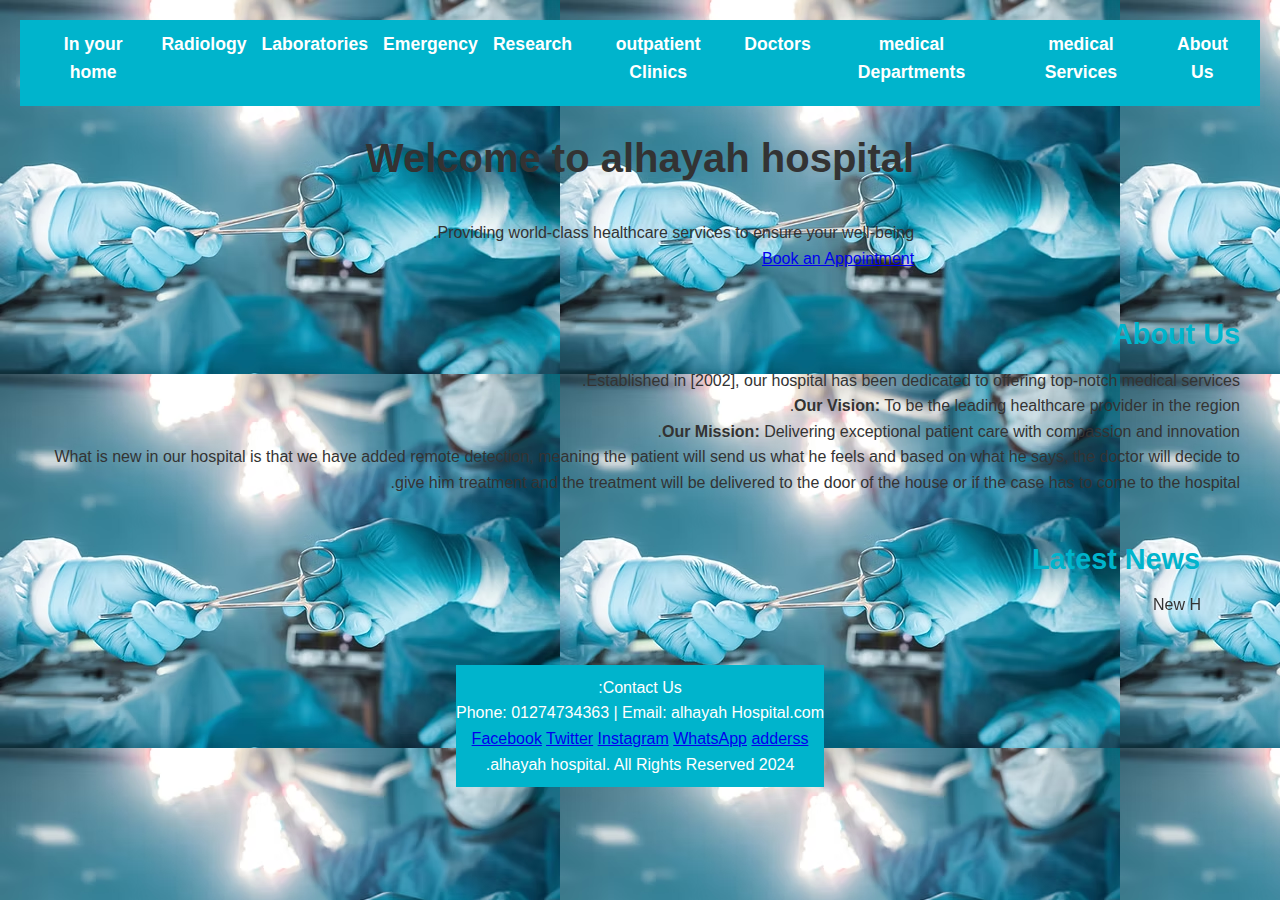
<file: index.html>
<!DOCTYPE html>
<html lang="en"> <!-- يحدد لغة الصفحة على أنها الإنجليزية -->

<head>
    <meta charset="UTF-8"> <!-- يحدد الترميز المستخدم في الصفحة على UTF-8 -->
    <meta name="viewport" content="width=device-width, initial-scale=1.0"> <!-- يضمن التناسب الصحيح للصفحة على الأجهزة المحمولة -->
    <title>alhayah hospital</title> <!-- عنوان الصفحة الذي يظهر في التبويب الخاص بالمتصفح -->
    <link rel="icon" type="image/x-icon" href="pag/f.png"> <!-- رابط الأيقونة التي تظهر في التبويب الخاص بالمتصفح -->
    <link rel="stylesheet" href="pag/styleas.css"> <!-- رابط لملف CSS خارجي لتنسيق الصفحة -->
    <link rel="stylesheet" href="pag/bbbbbb.css"> <!-- رابط لملف CSS خارجي آخر -->
    <link rel="stylesheet" href="pag/fff.css"> <!-- رابط لملف CSS خارجي آخر -->
    <link rel="stylesheet" href="pag/gg.css"> <!-- رابط لملف CSS خارجي آخر -->
    <link rel="stylesheet" href="pag/styles.css"> <!-- رابط لملف CSS خارجي آخر -->
    <link rel="stylesheet" href="pag/about.css"> <!-- رابط لملف CSS خارجي آخر -->
    <style>  body { background-image: url(pag/Surgical\ Scissors.avif); } </style> <!-- تنسيق داخلي لتحديد صورة الخلفية للصفحة -->
</head>

<body>

    <!-- شريط التنقل الرئيسي -->
    <header>
        <nav> <!-- قائمة التنقل -->
            <ul> <!-- قائمة غير مرتبة تحتوي على روابط التنقل -->
                <li><a href="pag/about US.html">About Us</a></li> <!-- رابط لصفحة "عنّا" -->
                <li><a href="pag/medical Services.html">medical Services</a></li> <!-- رابط لصفحة "الخدمات الطبية" -->
                <li><a href="pag/madical departments.html">medical Departments</a></li> <!-- رابط لصفحة "الأقسام الطبية" -->
                <li><a href="pag/doctors.html">Doctors</a></li> <!-- رابط لصفحة "الأطباء" -->
                <li><a href="pag/out patient clinics.html">outpatient Clinics</a></li> <!-- رابط لصفحة "العيادات الخارجية" -->
                <li><a href="pag/research.html">Research</a></li> <!-- رابط لصفحة "البحث العلمي" -->
                <li><a href="pag/Emergency Service.html">Emergency</a></li> <!-- رابط لصفحة "الخدمات الطارئة" -->
                <li><a href="pag/laboratories.html">Laboratories</a></li> <!-- رابط لصفحة "المختبرات" -->
                <li><a href="pag/Radiology.html">Radiology</a></li> <!-- رابط لصفحة "الأشعة" -->
                <li><a href="pag/In your home.html">In your home</a></li> <!-- رابط لصفحة "في منزلك" -->

            </ul> <!-- نهاية القائمة غير المرتبة -->
        </nav> <!-- نهاية شريط التنقل -->
    </header>

    <!-- قسم المحتوى الديناميكي -->
    <main>
        <section id="home"> <!-- قسم الصفحة الرئيسية -->
            <h1>Welcome to alhayah hospital </h1> <!-- العنوان الرئيسي في قسم الصفحة الرئيسية -->
            <p>Providing world-class healthcare services to ensure your well-being.</p> <!-- وصف للمستشفى -->
            <a href="pag/appointment booking.html" class="btn">Book an Appointment</a> <!-- رابط لحجز موعد -->
        </section>

        <section id="about"> <!-- قسم "عن المستشفى" -->
            <h2>About Us</h2> <!-- العنوان الفرعي لقسم "عن المستشفى" -->
            <p>Established in [2002], our hospital has been dedicated to offering top-notch medical services.</p> <!-- تاريخ تأسيس المستشفى -->
            <p><strong>Our Vision:</strong> To be the leading healthcare provider in the region.</p> <!-- رؤية المستشفى -->
            <p><strong>Our Mission:</strong> Delivering exceptional patient care with compassion and innovation.</p> <!-- مهمة المستشفى -->
            <p>What is new in our hospital is that we have added remote detection, meaning the patient will send us what
                he feels and based on what he says, the doctor will decide to give him treatment and the treatment will
                be delivered to the door of the house or if the case has to come to the hospital.</p> <!-- معلومات عن الخدمات الجديدة مثل الكشف عن بُعد -->
        </section> 

        <section id="news"> <!-- قسم الأخبار -->
            <h2>Latest News</h2> <!-- العنوان الفرعي لقسم الأخبار -->
            <marquee behavior="scroll" direction="left"> <!-- نص متحرك لعرض الأخبار -->
                New Heart Care Unit Opened | Discounts on Comprehensive Checkups Until End of Month, We have added home screening for seniors. Click to 
                In your home
            </marquee> <!-- رسالة متحركة تحتوي على الأخبار -->
        </section>

        <!-- التذييل -->
        <footer> <!-- قسم التذييل -->
            <div class="contact-info"> <!-- قسم معلومات الاتصال -->
                <p>Contact Us:</p> <!-- نص "اتصل بنا" -->
                <p>Phone: 01274734363 | Email: alhayah Hospital.com</p> <!-- معلومات الاتصال مثل الهاتف والبريد الإلكتروني -->
            </div>
          
            <div class="social-buttons"> <!-- قسم روابط وسائل التواصل الاجتماعي -->
                <a href="https://www.facebook.com/advocareegy" class="social-btn">Facebook</a> <!-- رابط فيسبوك -->
                <a href="https://twitter.com/advocareegy" class="social-btn">Twitter</a> <!-- رابط تويتر -->
                <a href="https://www.instagram.com/advocareegy" class="social-btn">Instagram</a> <!-- رابط إنستغرام -->
                <a href="wa.me/+20 1274734363" class="social-btn">WhatsApp</a> <!-- رابط واتساب -->
                <a href="pag/adderss.html"class="social-btn">adderss</a><!--رابط العنوان -->
            </div>
        
            <p class="copyright">2024 alhayah hospital. All Rights Reserved.</p> <!-- نص حقوق الطبع والنشر -->
        </footer>

</body>

</html>
</file>
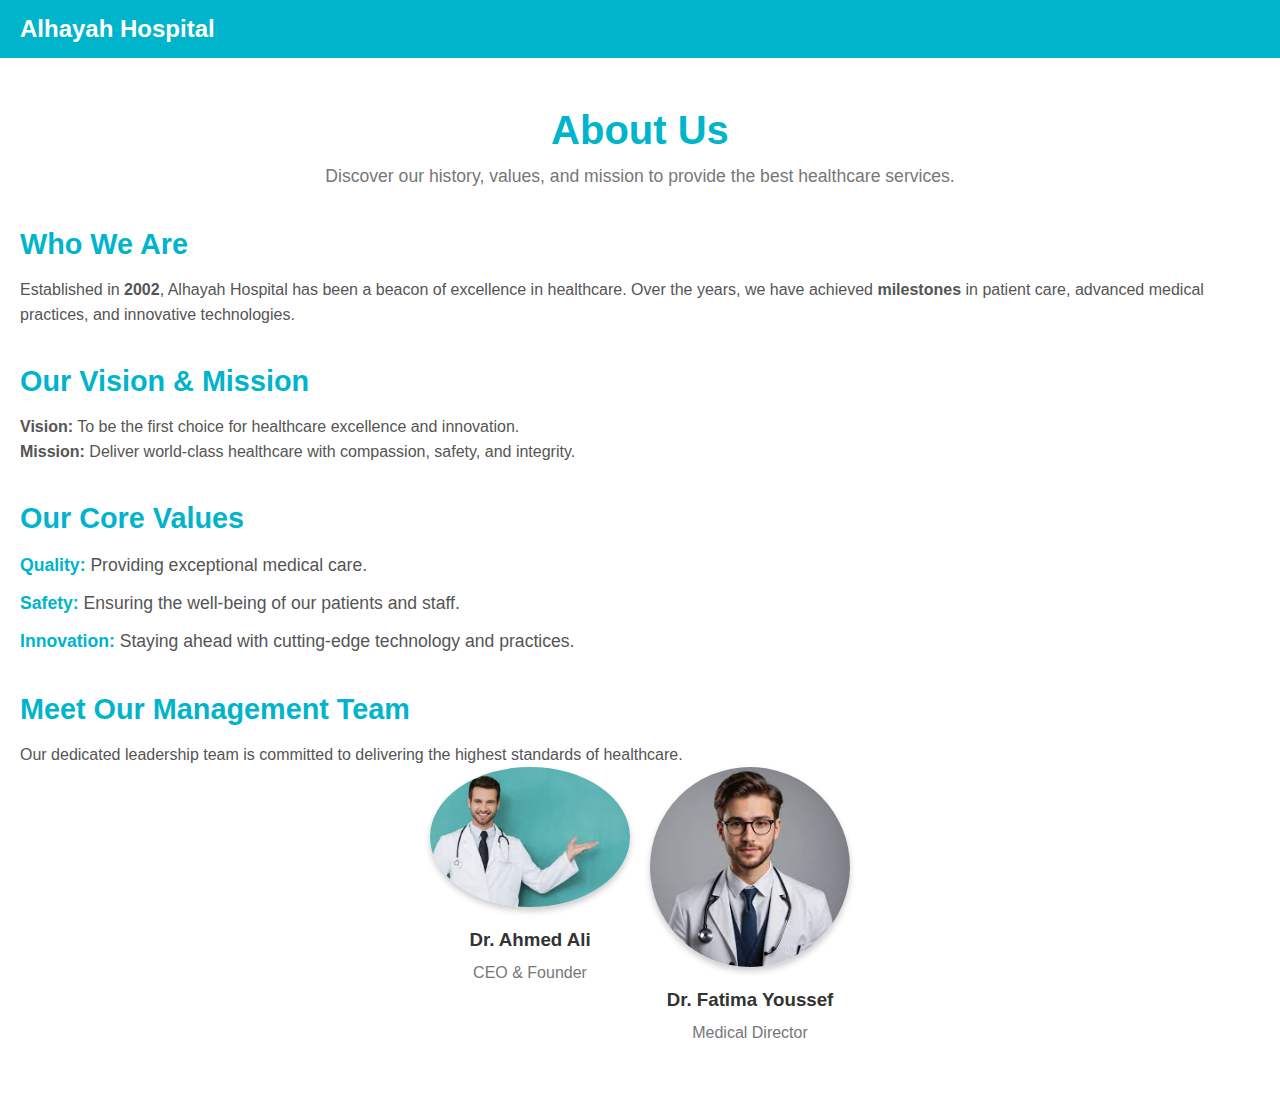
<file: pag/about US.html>
<!DOCTYPE html>
<html lang="en">
<head>
    <!-- تعريف بنية المستند وترميز اللغة -->
    <meta charset="UTF-8">
    <!-- لضمان توافق الموقع مع مختلف الأجهزة -->
    <meta name="viewport" content="width=device-width, initial-scale=1.0">
    <!-- عنوان الصفحة -->
    <title>About Us - Alhayah Hospital</title>
    <!-- رابط إلى ملف CSS خارجي -->
    <link rel="stylesheet" href="about.css">
</head>
<body>
    <!-- قسم الرأس (Header Section) -->
    <header>
        <!-- شعار المستشفى -->
        <div class="logo">Alhayah Hospital</div>
       
    </header>

    <!-- قسم "من نحن" (About Us Section) -->
    <section class="about">
        <div class="containerv">
            <!-- مقدمة -->
            <div class="section-heading">
                <h1>About Us</h1> <!-- عنوان القسم -->
                <p>Discover our history, values, and mission to provide the best healthcare services.</p> <!-- وصف قصير -->
            </div>
            
            <!-- من نحن -->
            <div class="intro">
                <h2>Who We Are</h2>
                <p>
                    Established in <strong>2002</strong>, Alhayah Hospital has been a beacon of excellence in healthcare. 
                    Over the years, we have achieved <strong>milestones</strong> in patient care, advanced medical practices, 
                    and innovative technologies.
                </p> <!-- شرح عن المستشفى وتاريخها -->
            </div>

            <!-- الرؤية والرسالة -->
            <div class="vision-mission">
                <h2>Our Vision & Mission</h2>
                <p><strong>Vision:</strong> To be the first choice for healthcare excellence and innovation.</p> <!-- الرؤية -->
                <p><strong>Mission:</strong> Deliver world-class healthcare with compassion, safety, and integrity.</p> <!-- الرسالة -->
            </div>

            <!-- القيم الأساسية -->
            <div class="values">
                <h2>Our Core Values</h2>
                <ul>
                    <li><span>Quality:</span> Providing exceptional medical care.</li> <!-- الجودة -->
                    <li><span>Safety:</span> Ensuring the well-being of our patients and staff.</li> <!-- السلامة -->
                    <li><span>Innovation:</span> Staying ahead with cutting-edge technology and practices.</li> <!-- الابتكار -->
                </ul>
            </div>

            <!-- فريق الإدارة -->
            <div class="team">
                <h2>Meet Our Management Team</h2>
                <p>Our dedicated leadership team is committed to delivering the highest standards of healthcare.</p>
                <div class="team-members">
                    <!-- عضو الفريق الأول -->
                    <div class="member">
                        <img src="2.jpeg" alt="Team Member 1"> <!-- صورة العضو -->
                        <h3>Dr. Ahmed Ali</h3> <!-- الاسم -->
                        <p>CEO & Founder</p> <!-- الوظيفة -->
                    </div>
                     
                    <!-- عضو الفريق الثاني -->
                    <div class="member">
                        <img src="4.jpeg" alt="Team Member 2"> <!-- صورة العضو -->
                        <h3>Dr. Fatima Youssef</h3> <!-- الاسم -->
                        <p>Medical Director</p> <!-- الوظيفة -->
                    </div>
                </div>
            </div>
</file>
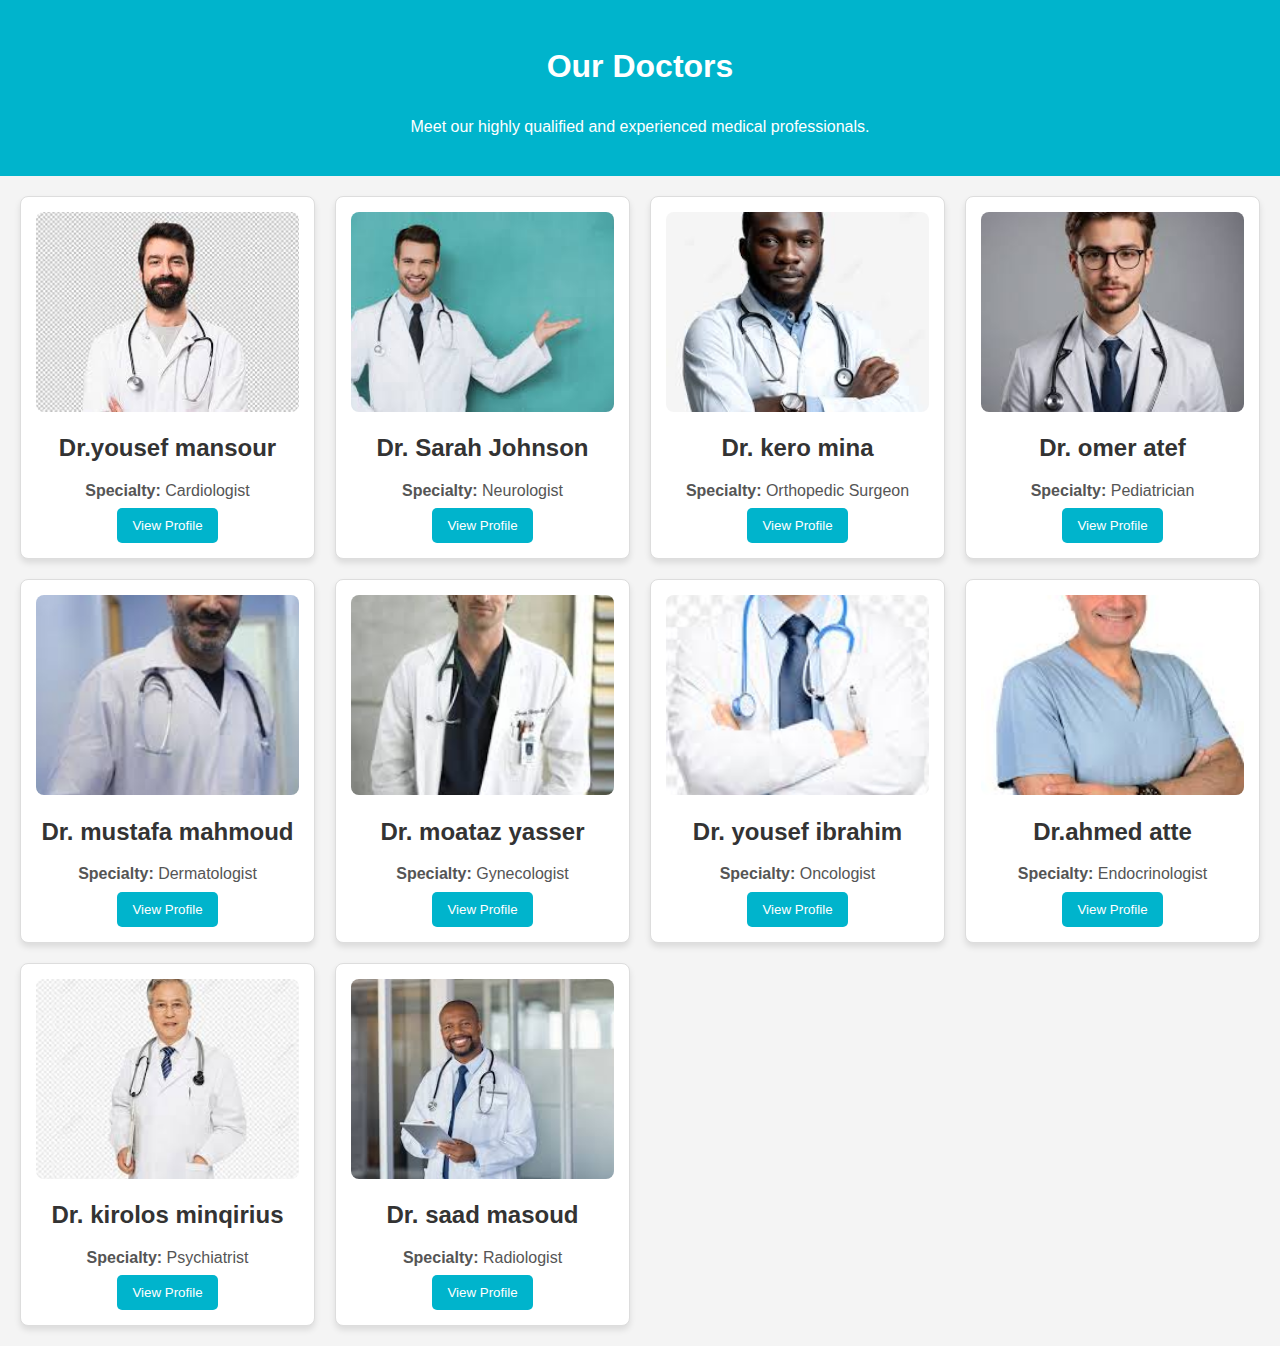
<file: pag/doctors.html>
<!DOCTYPE html>
<html lang="en">
<head>
    <meta charset="UTF-8"> <!-- يحدد ترميز الأحرف للمستند -->
    <meta name="viewport" content="width=device-width, initial-scale=1.0"> <!-- يجعل الموقع متجاوبًا مع جميع الأجهزة -->
    <title>Doctors</title> <!-- عنوان الصفحة الذي يظهر في شريط المتصفح -->
    <link rel="stylesheet" href="gg.css"> <!-- يربط ملف CSS خارجي لتنسيق الصفحة -->
</head>
<body>
    <!-- القسم العلوي للموقع -->
    <header>
        <h1>Our Doctors</h1> <!-- عنوان رئيسي -->
        <p>Meet our highly qualified and experienced medical professionals.</p> <!-- وصف مختصر عن الأطباء -->
    </header>

    <!-- قسم يعرض الأطباء -->
    <section class="doctors">
        <!-- بطاقة الطبيب الأول -->
        <div class="doctor-card"> <!-- يحتوي بطاقة الطبيب -->
             <img src="1.jpeg" alt="doctor 1"><!-- صورة الطبيب -->
            <h2>Dr.yousef mansour</h2> <!-- اسم الطبيب -->
            <p><strong>Specialty:</strong> Cardiologist</p> <!-- تخصص الطبيب -->
            <button onclick="showProfile('profile1')">View Profile</button> <!-- زر لعرض السيرة الذاتية -->
            
            <!-- السيرة الذاتية للطبيب -->
            <div id="profile1" class="profile" style="display: none;"> <!-- نص مخفي يظهر عند الضغط على الزر -->
                <h3>Dr. yousef mansour</h3> <!-- اسم الطبيب في السيرة الذاتية -->
                <p><strong>Bio:</strong> Experienced cardiologist with 20+ years of practice.</p> <!-- نبذة عن الطبيب -->
                <p><strong>Certificates:</strong> MD, PhD in Cardiology</p> <!-- الشهادات الحاصل عليها -->
                <p><strong>Experience:</strong> 20+ Years</p> <!-- عدد سنوات الخبرة -->
                <button onclick="hideProfile('profile1')">Close</button> <!-- زر لإغلاق السيرة الذاتية -->
            </div>
        </div>

        <!-- بطاقة الطبيب الثاني -->
        <div class="doctor-card"> <!-- يحتوي بطاقة الطبيب -->
            <img src=2.jpeg alt="Doctor 2"> <!-- صورة الطبيب -->
            <h2>Dr. Sarah Johnson</h2> <!-- اسم الطبيب -->
            <p><strong>Specialty:</strong> Neurologist</p> <!-- تخصص الطبيب -->
            <button onclick="showProfile('profile2')">View Profile</button> <!-- زر لعرض السيرة الذاتية -->
            
            <!-- السيرة الذاتية للطبيب -->
            <div id="profile2" class="profile" style="display: none;"> <!-- نص مخفي يظهر عند الضغط على الزر -->
                <h3>Dr. Sarah Johnson</h3> <!-- اسم الطبيب في السيرة الذاتية -->
                <p><strong>Bio:</strong> Leading neurologist specializing in brain disorders.</p> <!-- نبذة عن الطبيب -->
                <p><strong>Certificates:</strong> MD, Fellowship in Neurology</p> <!-- الشهادات الحاصل عليها -->
                <p><strong>Experience:</strong> 15+ Years</p> <!-- عدد سنوات الخبرة -->
                <button onclick="hideProfile('profile2')">Close</button> <!-- زر لإغلاق السيرة الذاتية -->
            </div>
        </div>

        <!-- أضف بطاقات لأطباء إضافيين بنفس النمط -->
        <!-- كرر نفس النموذج مع تغيير البيانات -->
        
        <div class="doctor-card">
            <img src="3.jpeg" alt="Doctor 3">
            <h2>Dr. kero mina</h2>
            <p><strong>Specialty:</strong> Orthopedic Surgeon</p>
            <button onclick="showProfile('profile3')">View Profile</button>
            <div id="profile3" class="profile" style="display: none;">
                <h3>Dr. kero mina</h3>
                <p><strong>Bio:</strong> Renowned orthopedic surgeon with over 18 years of experience.</p>
                <p><strong>Certificates:</strong> MD, Fellowship in Orthopedics</p>
                <p><strong>Experience:</strong> 18+ Years</p>
                <button onclick="hideProfile('profile3')">Close</button>
            </div>
        </div>
        <div class="doctor-card">
            <img src="4.jpeg" alt="Doctor 4">
            <h2>Dr. omer atef</h2>
            <p><strong>Specialty:</strong> Pediatrician</p>
            <button onclick="showProfile('profile4')">View Profile</button>
            <div id="profile4" class="profile" style="display: none;">
                <h3>Dr. omer ate</h3>
                <p><strong>Bio:</strong> Expert pediatrician providing exceptional child care.</p>
                <p><strong>Certificates:</strong> MD in Pediatrics</p>
                <p><strong>Experience:</strong> 12+ Years</p>
                <button onclick="hideProfile('profile4')">Close</button>
            </div>
        </div>
        <div class="doctor-card">
            <img src="5.jpeg" alt="Doctor 5">
            <h2>Dr. mustafa mahmoud</h2>
            <p><strong>Specialty:</strong> Dermatologist</p>
            <button onclick="showProfile('profile5')">View Profile</button>
            <div id="profile5" class="profile" style="display: none;">
                <h3>Dr. mustafa mahmoud </h3>
                <p><strong>Bio:</strong> Dermatologist specializing in skin health and treatments.</p>
                <p><strong>Certificates:</strong> MD in Dermatology</p>
                <p><strong>Experience:</strong> 10+ Years</p>
                <button onclick="hideProfile('profile5')">Close</button>
            </div>
        </div>

        <!-- Duplicate for remaining doctors -->
        <div class="doctor-card">
            <img src="6.jpeg" alt="Doctor 6">
            <h2>Dr. moataz yasser</h2>
            <p><strong>Specialty:</strong> Gynecologist</p>
            <button onclick="showProfile('profile6')">View Profile</button>
            <div id="profile6" class="profile" style="display: none;">
                <h3>Dr. moataz yasser</h3>
                <p><strong>Bio:</strong> Expert in women's health and obstetrics.</p>
                <p><strong>Certificates:</strong> MD in Gynecology</p>
                <p><strong>Experience:</strong> 14+ Years</p>
                <button onclick="hideProfile('profile6')">Close</button>
            </div>
        </div>

        <div class="doctor-card">
            <img src="7.jpeg" alt="Doctor 7">
            <h2>Dr. yousef ibrahim</h2>
            <p><strong>Specialty:</strong> Oncologist</p>
            <button onclick="showProfile('profile7')">View Profile</button>
            <div id="profile7" class="profile" style="display: none;">
                <h3>Dr. yousef ibrahim</h3>
                <p><strong>Bio:</strong> Specialist in cancer treatments and research.</p>
                <p><strong>Certificates:</strong> MD in Oncology</p>
                <p><strong>Experience:</strong> 16+ Years</p>
                <button onclick="hideProfile('profile7')">Close</button>
            </div>
        </div>

        <div class="doctor-card">
            <img src="8.jpeg" alt="Doctor 8">
            <h2>Dr.ahmed atte</h2>
            <p><strong>Specialty:</strong> Endocrinologist</p>
            <button onclick="showProfile('profile8')">View Profile</button>
            <div id="profile8" class="profile" style="display: none;">
                <h3>Dr.ahmed atte</h3>
                <p><strong>Bio:</strong> Endocrinologist focusing on hormone-related issues.</p>
                <p><strong>Certificates:</strong> MD in Endocrinology</p>
                <p><strong>Experience:</strong> 11+ Years</p>
                <button onclick="hideProfile('profile8')">Close</button>
            </div>
        </div>

        <div class="doctor-card">
            <img src="9.jpeg" alt="Doctor 9">
            <h2>Dr. kirolos minqirius</h2>
            <p><strong>Specialty:</strong> Psychiatrist</p>
            <button onclick="showProfile('profile9')">View Profile</button>
            <div id="profile9" class="profile" style="display: none;">
                <h3>Dr. kirolos minqirius</h3>
                <p><strong>Bio:</strong> Psychiatrist specializing in mental health care.</p>
                <p><strong>Certificates:</strong> MD in Psychiatry</p>
                <p><strong>Experience:</strong> 12+ Years</p>
                <button onclick="hideProfile('profile9')">Close</button>
            </div>
        </div>

        <div class="doctor-card">
            <img src="10.jpeg" alt="Doctor 10">
            <h2>Dr. saad masoud</h2>
            <p><strong>Specialty:</strong> Radiologist</p>
            <button onclick="showProfile('profile10')">View Profile</button>
            <div id="profile10" class="profile" style="display: none;">
                <h3>Dr. saad masoud</h3>
                <p><strong>Bio:</strong> Radiologist with expertise in imaging and diagnostics.</p>
                <p><strong>Certificates:</strong> MD in Radiology</p>
                <p><strong>Experience:</strong> 9+ Years</p>
                <button onclick="hideProfile('profile10')">Close</button>
            </div>
        </div>
        <!-- تابع إضافة البطاقات حتى تصل إلى 10 أطباء -->
    </section>

    <!-- أكواد جافاسكريبت للتحكم بعرض وإخفاء السيرة الذاتية -->
    <script>
        // دالة لعرض السيرة الذاتية للطبيب عند الضغط على زر "View Profile"
        function showProfile(profileId) {
            document.getElementById(profileId).style.display = "block"; // عرض العنصر المخفي
        }

        // دالة لإخفاء السيرة الذاتية للطبيب عند الضغط على زر "Close"
        function hideProfile(profileId) {
            document.getElementById(profileId).style.display = "none"; // إخفاء العنصر
        }
    </script>
</body>
</html>
</file>
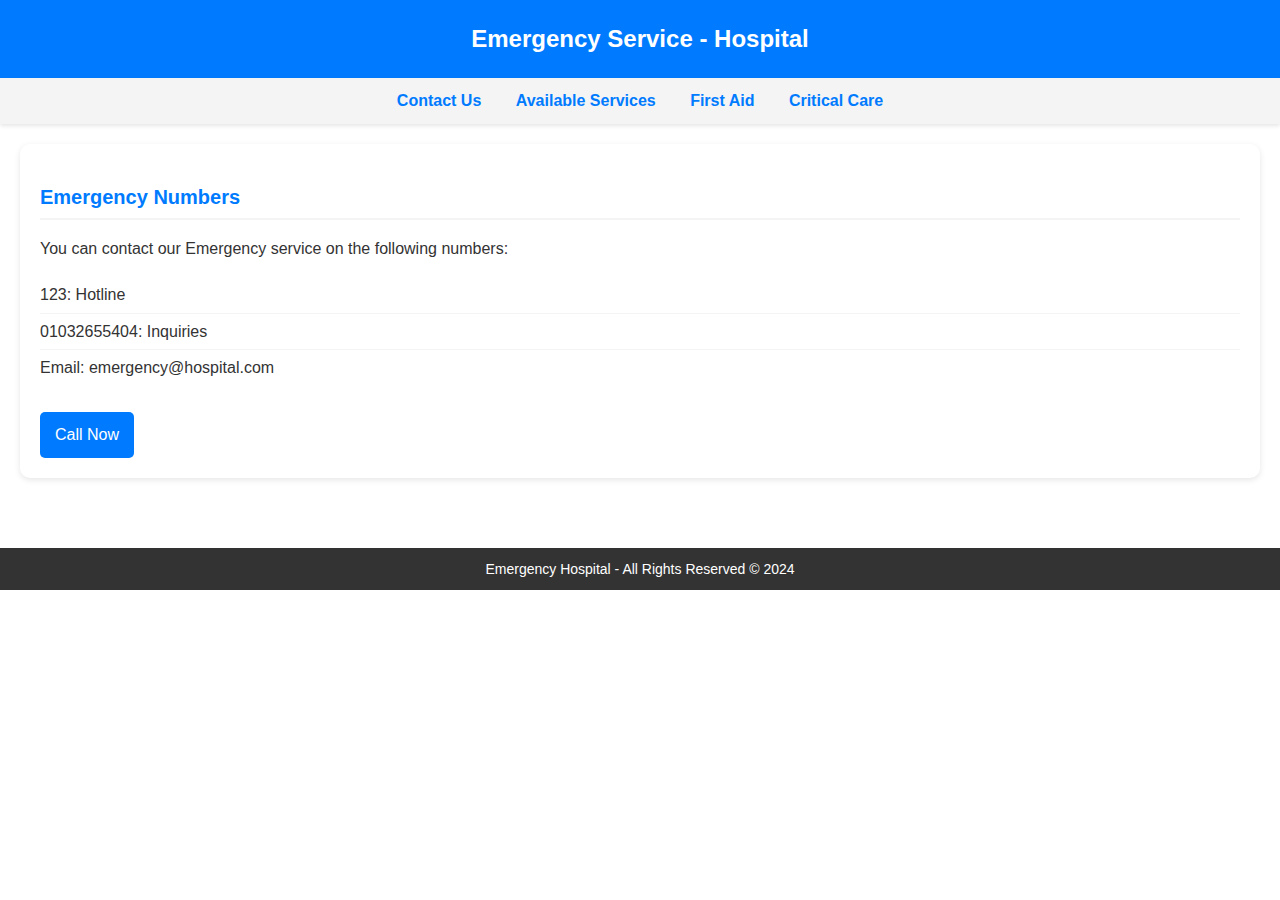
<file: pag/Emergency Service.html>
<!DOCTYPE html>
<html lang="en">
<head>
    <meta charset="UTF-8"> <!-- تحديد الترميز لتجنب مشاكل عرض النصوص -->
    <meta name="viewport" content="width=device-width, initial-scale=1.0"> <!-- تحسين عرض الصفحة على الأجهزة المختلفة -->
    <title>Emergency Service - Hospital</title> <!-- عنوان الصفحة يظهر في التبويب -->
    <style>
        body {
            margin: 0; /* إزالة الهوامش الافتراضية */
            font-family: Arial, sans-serif; /* الخط المستخدم للنصوص */
            line-height: 1.6; /* تحسين تباعد الأسطر للنصوص */
            color: #333; /* لون النصوص الأساسية */
        }

        header {
            background-color: #007bff; /* لون خلفية الهيدر */
            color: white; /* لون النص داخل الهيدر */
            padding: 20px 10px; /* مسافة داخلية للهيدر */
            text-align: center; /* محاذاة النص في الوسط */
        }

        header h1 {
            margin: 0; /* إزالة الهوامش الافتراضية من العنوان */
            font-size: 24px; /* حجم خط العنوان */
        }

        nav {
            background-color: #f4f4f4; /* لون خلفية شريط التنقل */
            padding: 10px 0; /* مسافة داخلية للشريط */
            text-align: center; /* محاذاة الروابط في الوسط */
            box-shadow: 0 2px 4px rgba(0, 0, 0, 0.1); /* ظل بسيط أسفل الشريط */
        }

        nav a {
            margin: 0 15px; /* مسافة بين الروابط */
            text-decoration: none; /* إزالة التسطير من الروابط */
            color: #007bff; /* لون النصوص للروابط */
            font-weight: bold; /* جعل النص غامقًا */
            transition: color 0.3s; /* تأثير تغيّر اللون عند التمرير */
        }

        nav a:hover {
            color: #0056b3; /* لون النص عند تمرير المؤشر */
        }

        main {
            padding: 20px; /* مسافة داخلية للمحتوى الرئيسي */
        }

        section {
            margin-bottom: 30px; /* مسافة بين الأقسام */
            padding: 20px; /* مسافة داخلية للقسم */
            border-radius: 10px; /* زوايا دائرية للصندوق */
            box-shadow: 0 2px 6px rgba(0, 0, 0, 0.1); /* ظل بسيط حول القسم */
            background-color: #fff; /* لون خلفية القسم */
        }

        section h2 {
            color: #007bff; /* لون النصوص للعناوين */
            margin-bottom: 15px; /* مسافة أسفل العنوان */
            font-size: 20px; /* حجم النص للعناوين */
            border-bottom: 2px solid #f4f4f4; /* خط أسفل العنوان */
            padding-bottom: 5px; /* مسافة بين النص والخط */
        }

        ul {
            list-style: none; /* إزالة العلامات الافتراضية للقائمة */
            padding: 0; /* إزالة الحواف الافتراضية */
        }

        ul li {
            padding: 5px 0; /* مسافة بين العناصر */
            border-bottom: 1px solid #f4f4f4; /* خط أسفل كل عنصر */
        }

        ul li:last-child {
            border-bottom: none; /* إزالة الخط من العنصر الأخير */
        }

        .button {
            display: inline-block; /* جعل الزر داخل نفس السطر */
            margin-top: 10px; /* مسافة أعلى الزر */
            padding: 10px 15px; /* مسافة داخلية للزر */
            background-color: #007bff; /* لون خلفية الزر */
            color: white; /* لون النص داخل الزر */
            text-decoration: none; /* إزالة التسطير من النص */
            border-radius: 5px; /* زوايا دائرية للزر */
            transition: background-color 0.3s; /* تأثير تغيّر اللون عند التمرير */
        }

        .button:hover {
            background-color: #0056b3; /* لون الزر عند التمرير */
        }

        footer {
            background-color: #333; /* لون خلفية الفوتر */
            color: white; /* لون النصوص داخل الفوتر */
            text-align: center; /* محاذاة النصوص في الوسط */
            padding: 10px 0; /* مسافة داخلية للفوتر */
            margin-top: 20px; /* مسافة أعلى الفوتر */
        }

        footer p {
            margin: 0; /* إزالة الهوامش الافتراضية للنص */
            font-size: 14px; /* حجم النص في الفوتر */
        }

        /* Responsive Design */
        @media (max-width: 768px) {
            nav a {
                display: block; /* جعل الروابط تظهر ككتلة */
                margin: 10px 0; /* مسافة بين الروابط في العرض الصغير */
            }
            main {
                padding: 10px; /* تقليل الحواف الداخلية */
            }
            section {
                padding: 15px; /* تقليل المسافة الداخلية للأقسام */
            }
        }
    </style>
</head>
<body>
    <!-- بداية الجسم -->
    <header>
        <h1>Emergency Service - Hospital</h1> <!-- عنوان الهيدر -->
    </header>
    <nav>
        <a href="#contact">Contact Us</a> <!-- رابط لقسم الاتصال -->
        <a href="#services">Available Services</a> <!-- رابط لقسم الخدمات -->
        <a href="#first-aid">First Aid</a> <!-- رابط لقسم الإسعافات الأولية -->
        <a href="#critical-care">Critical Care</a> <!-- رابط لقسم الرعاية الحرجة -->
    </nav>
    <main>
        <section id="contact">
            <h2>Emergency Numbers</h2> <!-- عنوان القسم -->
            <div class="contact-info">
                <p>You can contact our Emergency service on the following numbers:</p>
                <ul>
                    <li>123: Hotline</li> <!-- رقم الطوارئ -->
                    <li>01032655404: Inquiries</li> <!-- رقم الاستفسارات -->
                    <li>Email: emergency@hospital.com</li> <!-- البريد الإلكتروني -->
                </ul>
                <a href="tel:123" class="button">Call Now</a> <!-- زر للاتصال -->
            </div>
        </section>
        <!-- باقي الأقسام مشابهة -->
    </main>
    <footer>
        <p>Emergency Hospital - All Rights Reserved &copy; 2024</p> <!-- نص الفوتر -->
    </footer>
</body>
</html>
</file>
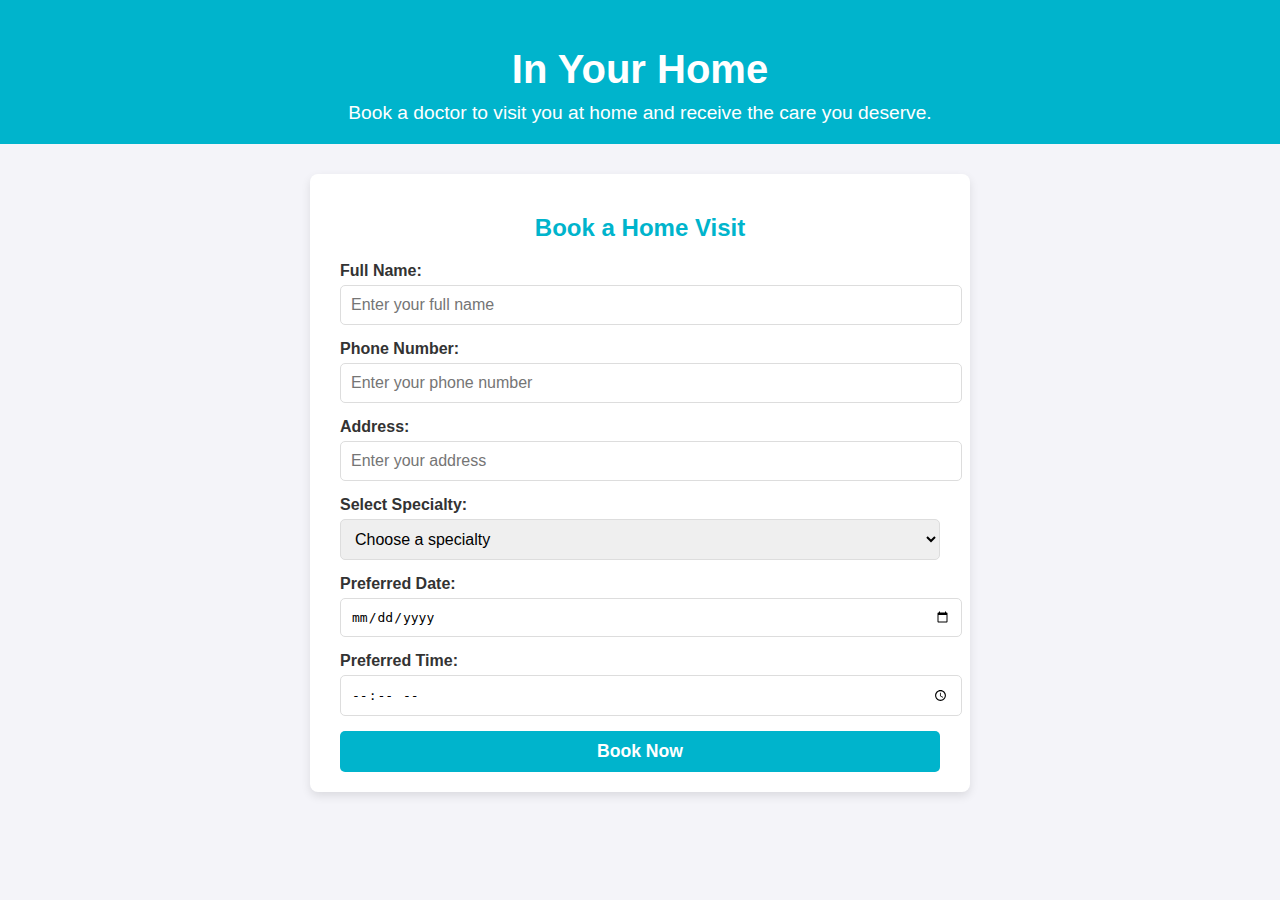
<file: pag/In your home.html>
<!DOCTYPE html>
<html lang="en">
<head>
    <meta charset="UTF-8">
    <meta name="viewport" content="width=device-width, initial-scale=1.0">
    <title>In Your Home - Home Doctor Booking</title>
    <link rel="stylesheet" href="yy.css"> <!-- ربط ملف CSS -->
</head>
<body>
    <!-- قسم الهيدر -->
    <header>
        <h1>In Your Home</h1>
        <p>Book a doctor to visit you at home and receive the care you deserve.</p>
    </header>

    <!-- قسم الحجز -->
    <section class="booking-form">
        <h2>Book a Home Visit</h2>
        <form action="#" method="post">
            <!-- الاسم الكامل -->
            <label for="name">Full Name:</label>
            <input type="text" id="name" name="name" placeholder="Enter your full name" required>
            
            <!-- رقم الهاتف -->
            <label for="phone">Phone Number:</label>
            <input type="tel" id="phone" name="phone" placeholder="Enter your phone number" required>
            
            <!-- العنوان -->
            <label for="address">Address:</label>
            <input type="text" id="address" name="address" placeholder="Enter your address" required>
            
            <!-- التخصص المطلوب -->
            <label for="specialty">Select Specialty:</label>
            <select id="specialty" name="specialty" required>
                <option value="" disabled selected>Choose a specialty</option>
                <option value="general">General Medicine</option>
                <option value="pediatrics">Pediatrics</option>
                <option value="cardiology">Cardiology</option>
                <option value="gynecology">Gynecology</option>
                <option value="orthopedics">Orthopedics</option>
            </select>
            
            <!-- التاريخ والوقت -->
            <label for="date">Preferred Date:</label>
            <input type="date" id="date" name="date" required>
            
            <label for="time">Preferred Time:</label>
            <input type="time" id="time" name="time" required>
            
            <!-- الزر -->
            <button type="submit" class="btn">Book Now</button>
        </form>
    </section>
</body>
</html>
</file>
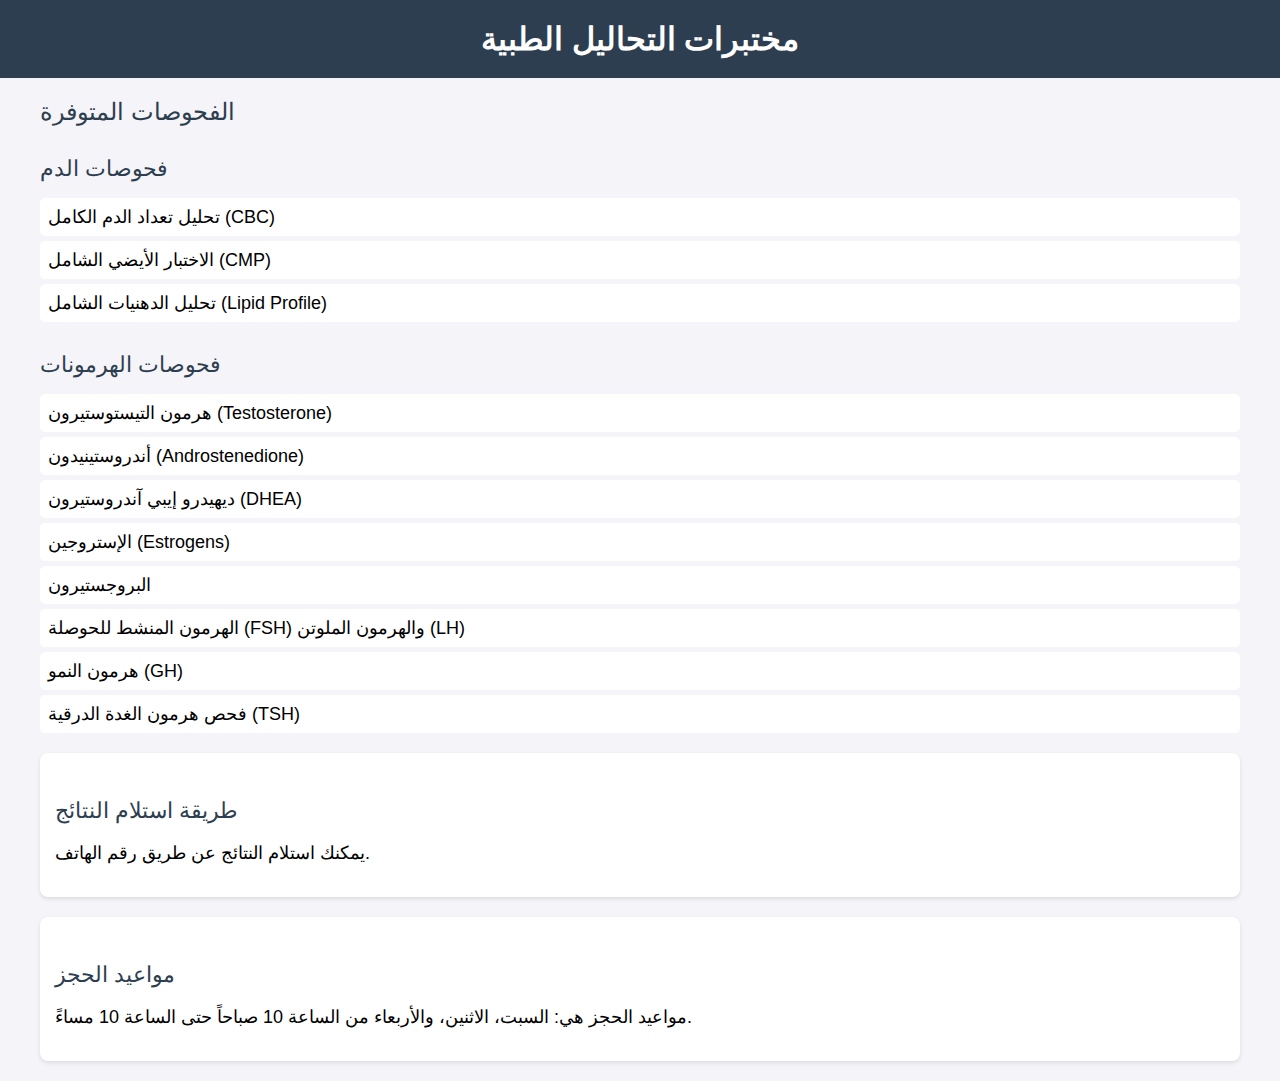
<file: pag/laboratories.html>
<!DOCTYPE html>
<html lang="ar"> <!-- تحديد اللغة المستخدمة في الصفحة على أنها العربية -->

<head>
    <meta charset="UTF-8"> <!-- تحديد الترميز المستخدم في الصفحة على أنه UTF-8 -->
    <meta name="viewport" content="width=device-width, initial-scale=1.0"> <!-- يضمن التناسب الصحيح للصفحة على الأجهزة المحمولة -->
    <title>مختبرات التحاليل</title> <!-- عنوان الصفحة الذي يظهر في التبويب الخاص بالمتصفح -->
    <style>
        body {
            font-family: 'Arial', sans-serif; /* تحديد نوع الخط المستخدم في الصفحة */
            background-color: #f4f4f9; /* تحديد لون الخلفية للصفحة */
            margin: 0; /* إزالة الهوامش من جميع الاتجاهات */
            padding: 0; /* إزالة الحشوات من جميع الاتجاهات */
        }
        header {
            background-color: #2d3e50; /* تحديد لون الخلفية لرأس الصفحة */
            color: #fff; /* تحديد لون النص في الرأس */
            padding: 20px; /* تحديد المسافة حول النص في الرأس */
            text-align: center; /* محاذاة النص في المنتصف */
        }
        h1 {
            margin: 0; /* إزالة الهوامش حول العنوان */
        }
        section {
            padding: 20px; /* إضافة حشوة حول المحتوى في القسم */
        }
        .container {
            max-width: 1200px; /* تحديد أقصى عرض للمحتوى */
            margin: 0 auto; /* محاذاة المحتوى في المنتصف */
        }
        .title {
            color: #2d3e50; /* تحديد لون النص العنوان */
            font-size: 24px; /* تحديد حجم الخط */
            margin-bottom: 10px; /* إضافة مسافة تحت العنوان */
        }
        ul {
            list-style-type: none; /* إزالة النقاط من قائمة العناصر */
            padding: 0; /* إزالة الحشوة داخل القائمة */
        }
        li {
            padding: 8px; /* إضافة حشوة داخل كل عنصر في القائمة */
            font-size: 18px; /* تحديد حجم الخط للعناصر */
            background-color: #ffffff; /* تحديد لون خلفية العناصر */
            margin-bottom: 5px; /* إضافة مسافة بين العناصر */
            border-radius: 5px; /* إضافة زوايا مدورة للعناصر */
        }
        .section-title {
            color: #2d3e50; /* تحديد لون النص للعناوين الفرعية */
            font-size: 22px; /* تحديد حجم الخط للعناوين الفرعية */
            margin-top: 30px; /* إضافة مسافة فوق العنوان الفرعي */
        }
        .contact-info, .appointment-info {
            background-color: #fff; /* تحديد لون الخلفية للمحتوى داخل الحقول */
            padding: 15px; /* إضافة حشوة داخل الحقول */
            margin-top: 20px; /* إضافة مسافة فوق الحقول */
            border-radius: 8px; /* إضافة زوايا مدورة للحقل */
            box-shadow: 0 2px 4px rgba(0, 0, 0, 0.1); /* إضافة ظل خفيف حول الحقل */
        }
        .contact-info p, .appointment-info p {
            font-size: 18px; /* تحديد حجم الخط للنص داخل الحقول */
        }
        footer {
            text-align: center; /* محاذاة النص في المنتصف */
            background-color: #2d3e50; /* تحديد لون الخلفية للتذييل */
            color: #fff; /* تحديد لون النص في التذييل */
            padding: 10px; /* إضافة حشوة داخل التذييل */
            position: fixed; /* جعل التذييل ثابتًا في أسفل الصفحة */
            width: 100%; /* جعل عرض التذييل يمتد إلى كامل العرض */
            bottom: 0; /* محاذاة التذييل أسفل الصفحة */
        }
    </style>
</head>
<body>

<header>
    <h1>مختبرات التحاليل الطبية</h1> <!-- العنوان الرئيسي في رأس الصفحة -->
</header>

<section>
    <div class="container">
        <div class="title">الفحوصات المتوفرة</div> <!-- العنوان الفرعي للجزء الذي يحتوي على الفحوصات -->
        
        <!-- فحوصات الدم -->
        <div class="section-title">فحوصات الدم</div> <!-- عنوان الفحوصات الخاصة بالدم -->
        <ul>
            <li>تحليل تعداد الدم الكامل (CBC)</li> <!-- عنصر في قائمة الفحوصات -->
            <li>الاختبار الأيضي الشامل (CMP)</li> <!-- عنصر آخر في قائمة الفحوصات -->
            <li>تحليل الدهنيات الشامل (Lipid Profile)</li> <!-- عنصر آخر في قائمة الفحوصات -->
        </ul>

        <!-- فحوصات الهرمونات -->
        <div class="section-title">فحوصات الهرمونات</div> <!-- عنوان الفحوصات الخاصة بالهرمونات -->
        <ul>
            <li>هرمون التيستوستيرون (Testosterone)</li> <!-- عنصر في قائمة الفحوصات -->
            <li>أندروستينيدون (Androstenedione)</li> <!-- عنصر آخر في قائمة الفحوصات -->
            <li>ديهيدرو إيبي آندروستيرون (DHEA)</li> <!-- عنصر آخر في قائمة الفحوصات -->
            <li>الإستروجين (Estrogens)</li> <!-- عنصر آخر في قائمة الفحوصات -->
            <li>البروجستيرون</li> <!-- عنصر آخر في قائمة الفحوصات -->
            <li>الهرمون المنشط للحوصلة (FSH) والهرمون الملوتن (LH)</li> <!-- عنصر آخر في قائمة الفحوصات -->
            <li>هرمون النمو (GH)</li> <!-- عنصر آخر في قائمة الفحوصات -->
            <li>فحص هرمون الغدة الدرقية (TSH)</li> <!-- عنصر آخر في قائمة الفحوصات -->
        </ul>

        <!-- طريقة استلام النتائج -->
        <div class="contact-info">
            <div class="section-title">طريقة استلام النتائج</div> <!-- عنوان فرعي لتوضيح طريقة استلام النتائج -->
            <p>يمكنك استلام النتائج عن طريق رقم الهاتف.</p> <!-- النص الذي يوضح كيفية استلام النتائج -->
        </div>

        <!-- مواعيد الحجز -->
        <div class="appointment-info">
            <div class="section-title">مواعيد الحجز</div> <!-- عنوان فرعي يوضح مواعيد الحجز -->
            <p>مواعيد الحجز هي: السبت، الاثنين، والأربعاء من الساعة 10 صباحاً حتى الساعة 10 مساءً.</p> <!-- النص الذي يوضح مواعيد الحجز -->
        </div>
    </div>
</section>

</body>
</html>
</file>
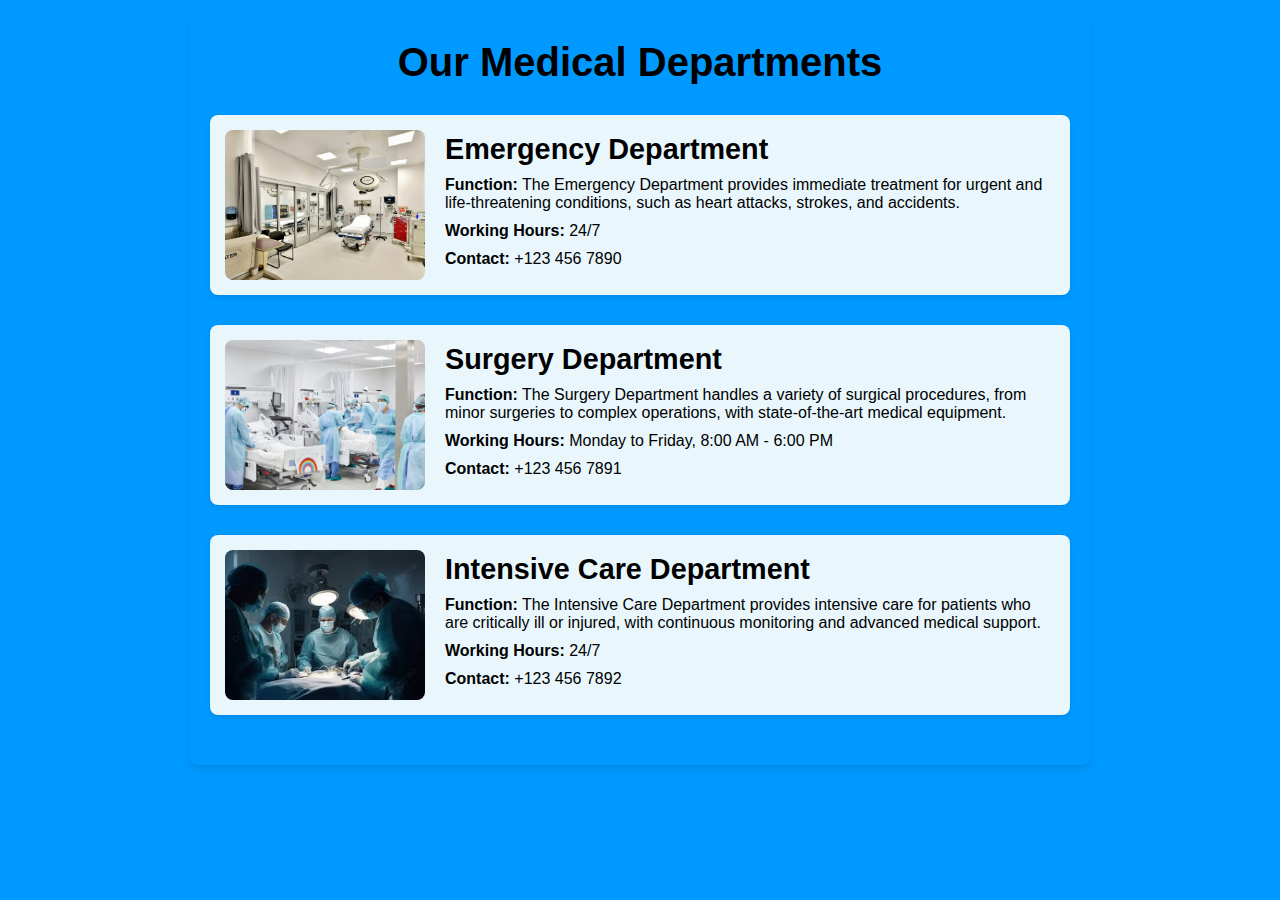
<file: pag/madical departments.html>
<!DOCTYPE html>
<html lang="en"> <!-- تحديد اللغة المستخدمة في الصفحة على أنها الإنجليزية -->

<head>
    <meta charset="UTF-8"> <!-- تحديد الترميز المستخدم في الصفحة على أنه UTF-8 -->
    <meta name="viewport" content="width=device-width, initial-scale=1.0"> <!-- يضمن التناسب الصحيح للصفحة على الأجهزة المحمولة -->
    <title>Medical Departments</title> <!-- عنوان الصفحة الذي يظهر في التبويب الخاص بالمتصفح -->
    <link rel="stylesheet" href="styles.css"> <!-- ربط الصفحة بورقة الأنماط (CSS) لتنسيق الصفحة -->
</head>

<body>
    <div class="container"> <!-- حاوية تحتوي على المحتوى الرئيسي للصفحة -->
        <h1>Our Medical Departments</h1> <!-- عنوان رئيسي في الصفحة يوضح أن هذه الصفحة تتعلق بالأقسام الطبية -->

        <!-- قسم الطوارئ -->
        <div class="department" id="emergency"> <!-- قسم خاص بالطوارئ مع معرف فريد لتحديده -->
            <img src="IMG_5452.JPG" alt="Emergency Department" class="department-image"> <!-- صورة للقسم مع نص بديل في حال عدم تحميل الصورة -->
            <div class="department-info"> <!-- حاوية تحتوي على معلومات القسم -->
                <h2>Emergency Department</h2> <!-- عنوان القسم -->
                <p><strong>Function:</strong> The Emergency Department provides immediate treatment for urgent and life-threatening conditions, such as heart attacks, strokes, and accidents.</p> <!-- وصف وظيفة قسم الطوارئ -->
                <p><strong>Working Hours:</strong> 24/7</p> <!-- ساعات العمل -->
                <p><strong>Contact:</strong> +123 456 7890</p> <!-- معلومات الاتصال بالقسم -->
          </div>
        </div>

        <!-- قسم الجراحة -->
        <div class="department" id="surgery"> <!-- قسم خاص بالجراحة مع معرف فريد لتحديده -->
            <img src="IMG_5453.JPG" alt="Surgery Department" class="department-image"> <!-- صورة للقسم مع نص بديل في حال عدم تحميل الصورة -->
            <div class="department-info"> <!-- حاوية تحتوي على معلومات القسم -->
                <h2>Surgery Department</h2> <!-- عنوان القسم -->
                <p><strong>Function:</strong> The Surgery Department handles a variety of surgical procedures, from minor surgeries to complex operations, with state-of-the-art medical equipment.</p> <!-- وصف وظيفة قسم الجراحة -->
                <p><strong>Working Hours:</strong> Monday to Friday, 8:00 AM - 6:00 PM</p> <!-- ساعات العمل -->
                <p><strong>Contact:</strong> +123 456 7891</p> <!-- معلومات الاتصال بالقسم -->
            </div>
        </div>

        <!-- قسم العناية المركزة -->
        <div class="department" id="intensive-care"> <!-- قسم خاص بالعناية المركزة مع معرف فريد لتحديده -->
            <img src="download.jpeg" alt="Intensive Care Department" class="department-image"> <!-- صورة للقسم مع نص بديل في حال عدم تحميل الصورة -->
            <div class="department-info"> <!-- حاوية تحتوي على معلومات القسم -->
                <h2>Intensive Care Department</h2> <!-- عنوان القسم -->
                <p><strong>Function:</strong> The Intensive Care Department provides intensive care for patients who are critically ill or injured, with continuous monitoring and advanced medical support.</p> <!-- وصف وظيفة قسم العناية المركزة -->
                <p><strong>Working Hours:</strong> 24/7</p> <!-- ساعات العمل -->
                <p><strong>Contact:</strong> +123 456 7892</p> <!-- معلومات الاتصال بالقسم -->
            </div>
        </div>
    </div>
</body>
</html>
</file>
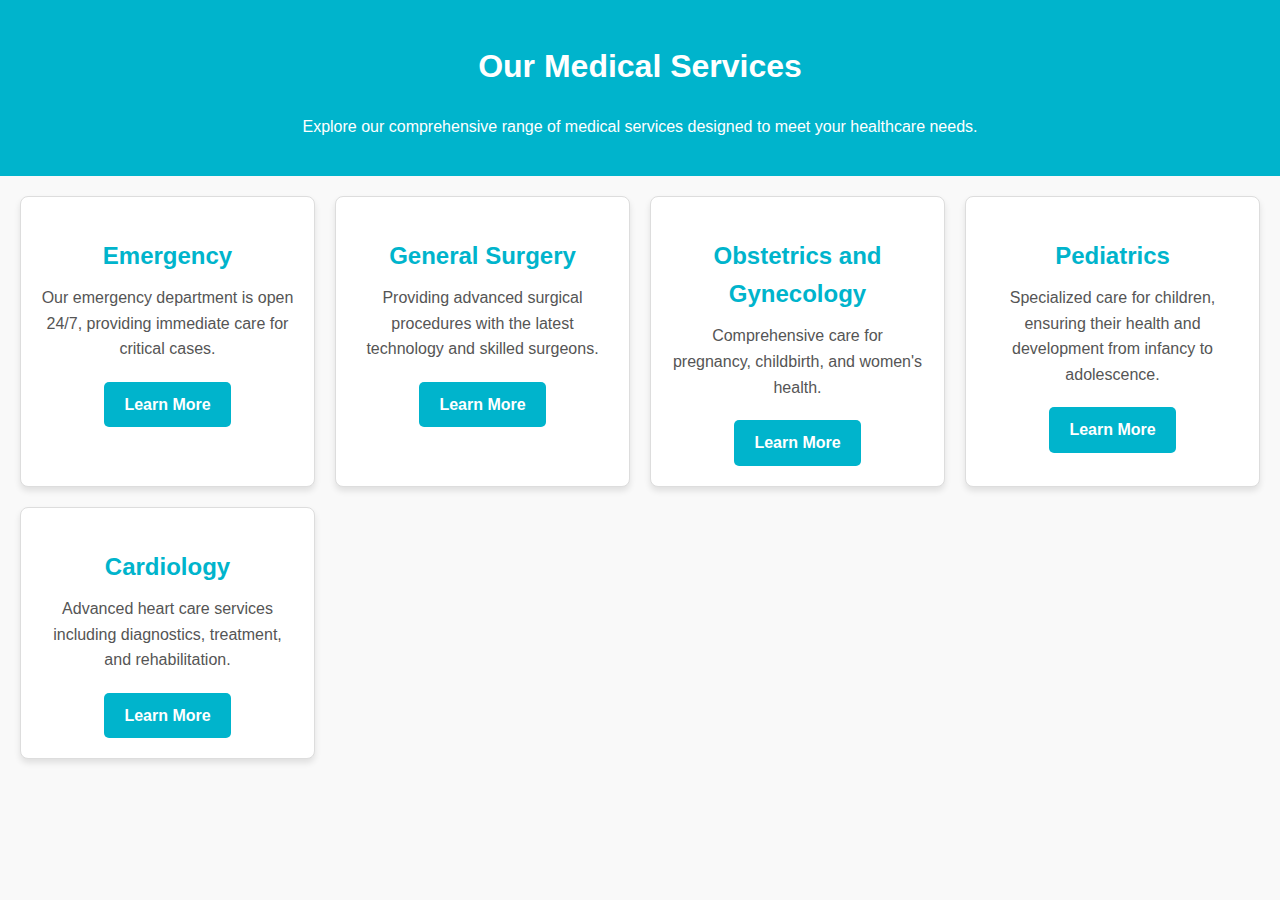
<file: pag/medical Services.html>
<!DOCTYPE html>
<html lang="en">
<head>
    <meta charset="UTF-8">
    <meta name="viewport" content="width=device-width, initial-scale=1.0">
    <title>Medical Services</title>
    <link rel="stylesheet" href="fff.css"> <!-- ربط ملف CSS -->
</head>
<body>
    <!-- قسم الهيدر -->
    <header>
        <h1>Our Medical Services</h1> <!-- عنوان رئيسي -->
        <p>Explore our comprehensive range of medical services designed to meet your healthcare needs.</p> <!-- وصف -->
    </header>

    <!-- قسم الخدمات -->
    <section class="services">
        <!-- خدمة الطوارئ -->
        <div class="service-card">
            <h2>Emergency</h2>
            <p>Our emergency department is open 24/7, providing immediate care for critical cases.</p>
            <a href="emergency.html" class="btn">Learn More</a>
        </div>

        <!-- خدمة الجراحة العامة -->
        <div class="service-card">
            <h2>General Surgery</h2>
            <p>Providing advanced surgical procedures with the latest technology and skilled surgeons.</p>
            <a href="general-surgery.html" class="btn">Learn More</a>
        </div>

        <!-- خدمة النساء والتوليد -->
        <div class="service-card">
            <h2>Obstetrics and Gynecology</h2>
            <p>Comprehensive care for pregnancy, childbirth, and women's health.</p>
            <a href="obstetrics-gynecology.html" class="btn">Learn More</a>
        </div>

        <!-- خدمة طب الأطفال -->
        <div class="service-card">
            <h2>Pediatrics</h2>
            <p>Specialized care for children, ensuring their health and development from infancy to adolescence.</p>
            <a href="pediatrics.html" class="btn">Learn More</a>
        </div>

        <!-- خدمة القلب -->
        <div class="service-card">
            <h2>Cardiology</h2>
            <p>Advanced heart care services including diagnostics, treatment, and rehabilitation.</p>
            <a href="cardiology.html" class="btn">Learn More</a>
        </div>
    </section>
</body>
</html>
</file>
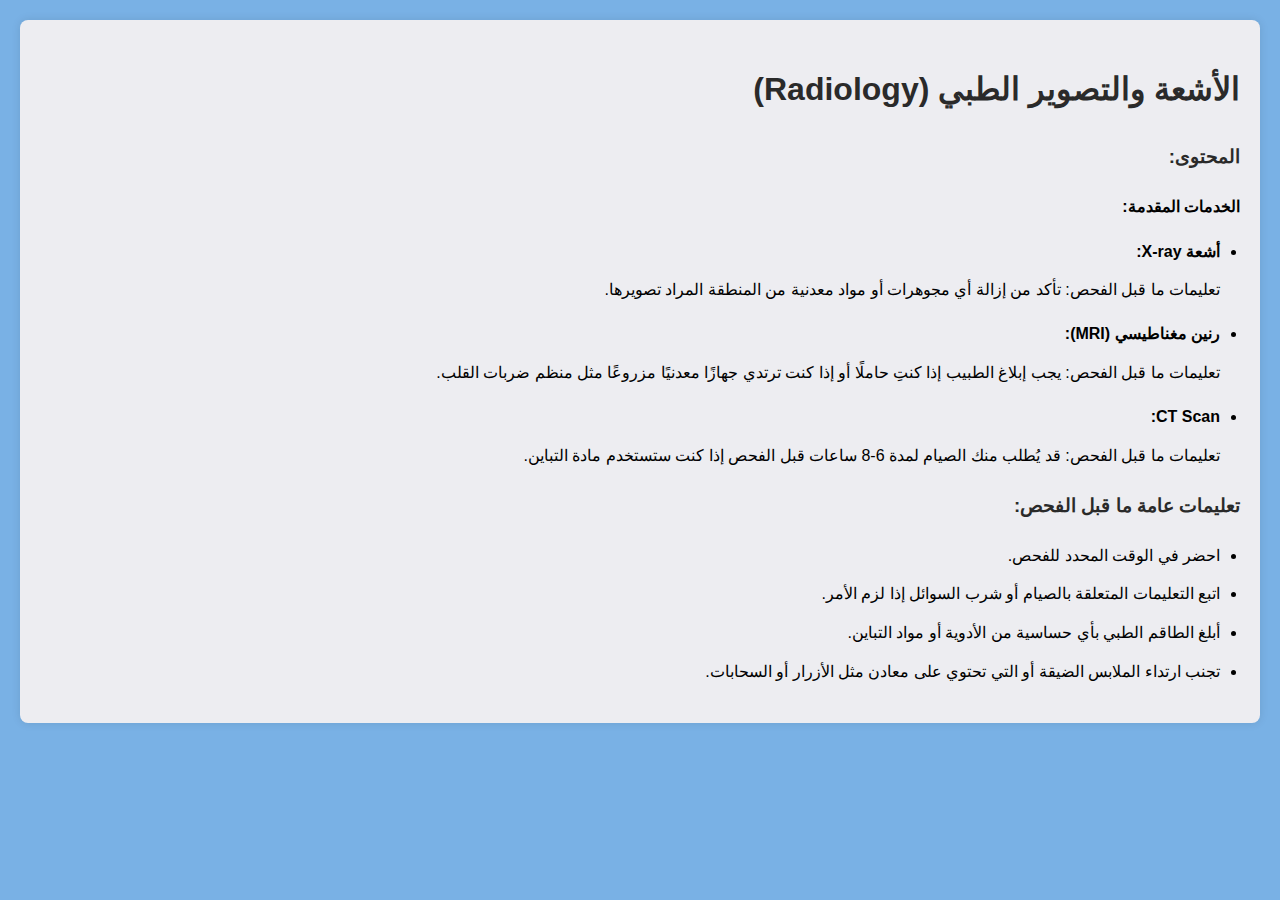
<file: pag/Radiology.html>
<!DOCTYPE html>
<html lang="ar" dir="rtl">
<head>
    <meta charset="UTF-8">
    <meta name="viewport" content="width=device-width, initial-scale=1.0">
    <title>الأشعة والتصوير الطبي</title>
    <style>
        body {
            font-family: Arial, sans-serif;
            margin: 20px;
            background-color: #79b1e5;
            line-height: 1.8;
        }
        h1, h3 {
            color: #2a2a2a;
        }
        ul {
            list-style-type: disc;
            padding-right: 20px;
        }
        li {
            margin: 10px 0;
        }
        p {
            margin: 5px 0 15px;
        }
        .container {
            background-color: #ededf1;
            padding: 20px;
            border-radius: 8px;
            box-shadow: 0 0 10px rgba(0, 0, 0, 0.1);
        }
    </style>
</head>
<body>
    <div class="container">
        <h1>الأشعة والتصوير الطبي (Radiology)</h1>
        <h3>المحتوى:</h3>
        <p><strong>الخدمات المقدمة:</strong></p>
        <ul>
            <li><strong>أشعة X-ray:</strong></li>
            <p>تعليمات ما قبل الفحص: تأكد من إزالة أي مجوهرات أو مواد معدنية من المنطقة المراد تصويرها.</p>
            
            <li><strong>رنين مغناطيسي (MRI):</strong></li>
            <p>تعليمات ما قبل الفحص: يجب إبلاغ الطبيب إذا كنتِ حاملًا أو إذا كنت ترتدي جهازًا معدنيًا مزروعًا مثل منظم ضربات القلب.</p>
            
            <li><strong>CT Scan:</strong></li>
            <p>تعليمات ما قبل الفحص: قد يُطلب منك الصيام لمدة 6-8 ساعات قبل الفحص إذا كنت ستستخدم مادة التباين.</p>
        </ul>
        <h3>تعليمات عامة ما قبل الفحص:</h3>
        <ul>
            <li>احضر في الوقت المحدد للفحص.</li>
            <li>اتبع التعليمات المتعلقة بالصيام أو شرب السوائل إذا لزم الأمر.</li>
            <li>أبلغ الطاقم الطبي بأي حساسية من الأدوية أو مواد التباين.</li>
            <li>تجنب ارتداء الملابس الضيقة أو التي تحتوي على معادن مثل الأزرار أو السحابات.</li>
        </ul>
    </div>
</body>
</html>
</file>
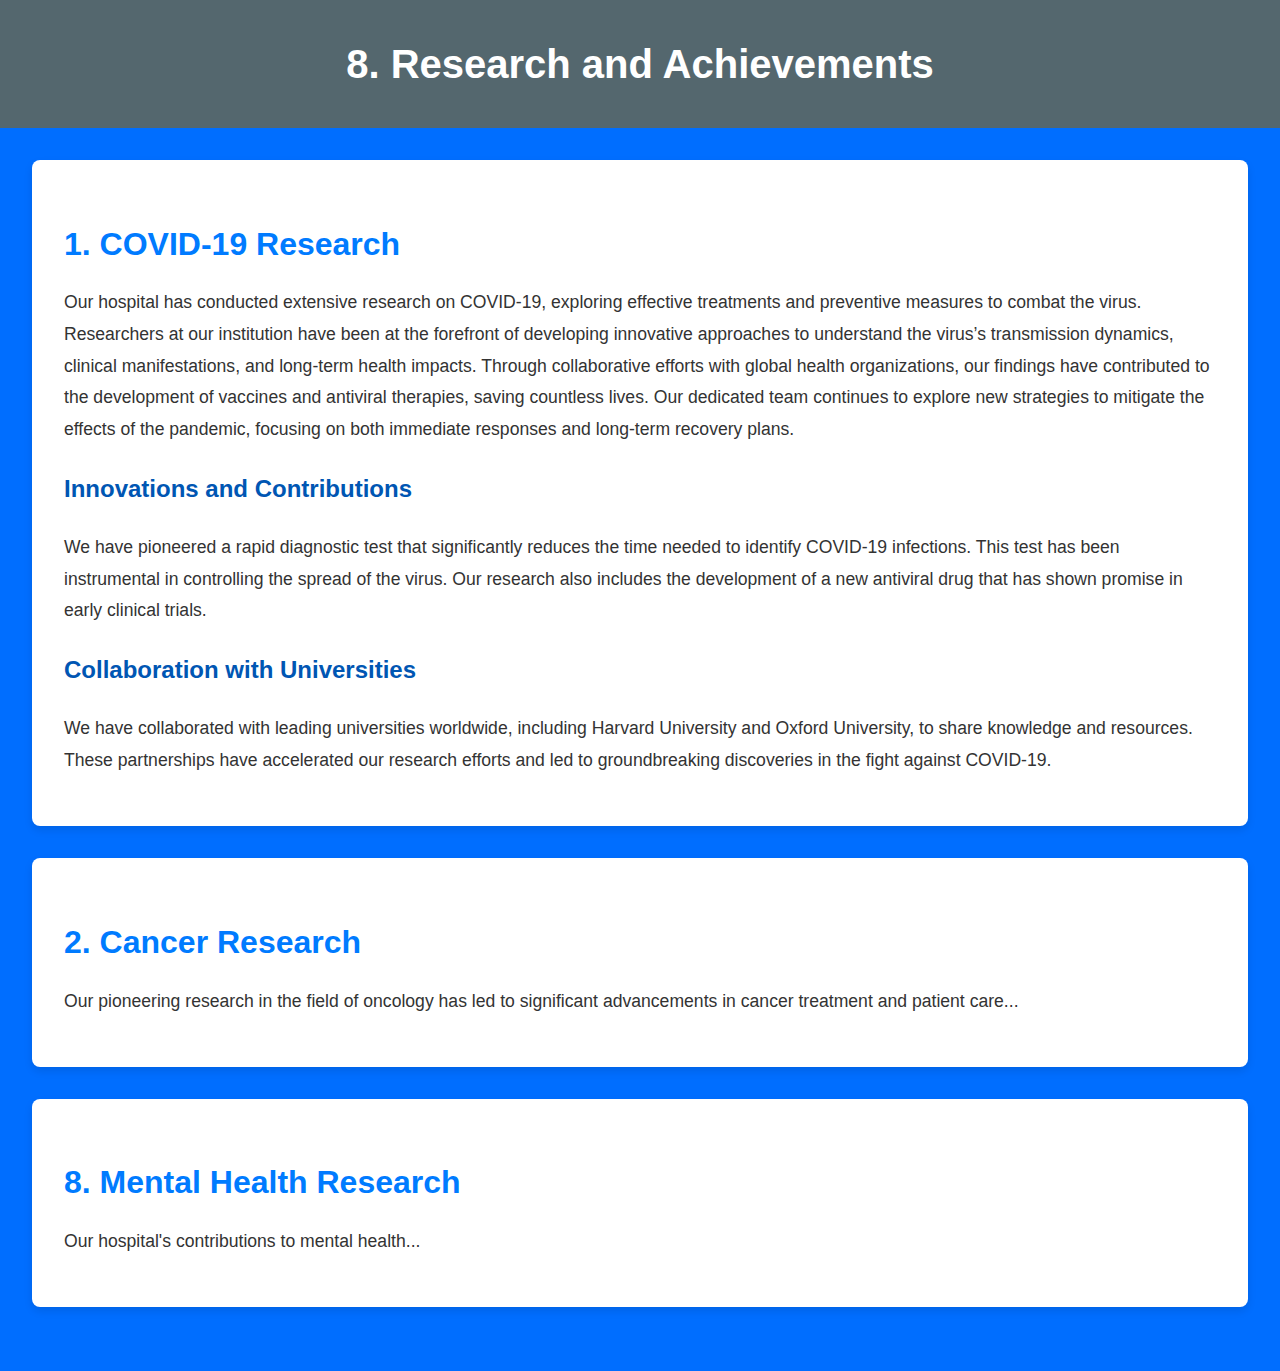
<file: pag/research.html>
<!DOCTYPE html>
<html lang="en" dir="ltr">
<head>
    <meta charset="UTF-8">
    <meta name="viewport" content="width=device-width, initial-scale=1.0">
    <title>Research and Achievements</title>
    <style>
       
      /* تنسيق عام للـ body */
body {
    font-family: 'Arial', sans-serif; /* تحديد نوع الخط إلى Arial */
    background-color: rgb(0, 110, 255); /* تحديد لون خلفية الصفحة إلى الأزرق الفاتح */
    margin: 0; /* إزالة الهوامش حول الصفحة */
    padding: 0; /* إزالة الحشوة حول الصفحة */
    line-height: 1.6; /* تحديد ارتفاع السطر ليكون 1.6 لجعل النص أكثر وضوحًا */
    color: #333; /* تحديد لون النص إلى الرمادي الداكن لسهولة القراءة */
}

/* تنسيق الرأس (Header) */
header {
    background-color: #54676e; /* تعيين لون خلفية الرأس إلى الأخضر */
    color: white; /* تعيين لون النص في الرأس إلى الأبيض */
    text-align: center; /* محاذاة النص في الوسط */
    padding: 2rem; /* إضافة حشوة داخل الرأس بمقدار 2rem */
}

/* تنسيق العنوان الرئيسي داخل الرأس (h1) */
header h1 {
    font-size: 2.5rem; /* تحديد حجم الخط إلى 2.5rem ليكون النص بارزًا */
    margin: 0; /* إزالة الهوامش من العنوان */
}

/* تنسيق المحتوى الرئيسي */
main {
    padding: 2rem; /* إضافة حشوة داخل المحتوى الرئيسي بمقدار 2rem */
}

/* تنسيق كل قسم داخل المحتوى */
section {
    background-color: #ffffff; /* تعيين خلفية القسم إلى اللون الأبيض */
    margin-bottom: 2rem; /* إضافة هامش أسفل القسم بمقدار 2rem */
    padding: 2rem; /* إضافة حشوة داخل القسم بمقدار 2rem */
    border-radius: 8px; /* تحديد الحواف المدورة للقسم بمقدار 8px */
    box-shadow: 0 4px 8px rgba(0, 0, 0, 0.1); /* إضافة ظل خفيف حول القسم لإعطاء عمق */
}

/* تنسيق العنوان الفرعي داخل كل قسم (h2) */
section h2 {
    color: #007BFF; /* تحديد اللون الأزرق للعناوين الفرعية */
    font-size: 2rem; /* تعيين حجم الخط إلى 2rem ليكون النص بارزًا */
    margin-bottom: 1rem; /* إضافة هامش أسفل العنوان الفرعي بمقدار 1rem */
}

/* تنسيق العناوين الفرعية الأصغر (h3) */
section h3 {
    color: #0056b3; /* تعيين اللون الأزرق الداكن لعناوين h3 */
    font-size: 1.5rem; /* تعيين حجم الخط إلى 1.5rem لعناوين h3 */
    margin-top: 1.5rem; /* إضافة هامش أعلى بمقدار 1.5rem */
}

/* تنسيق النصوص داخل الأقسام (p) */
section p {
    font-size: 1.1rem; /* تعيين حجم الخط إلى 1.1rem ليكون النص مقروءًا */
    line-height: 1.8; /* تحديد ارتفاع السطر إلى 1.8 لجعل النص أكثر راحة للقراءة */
}

/* تنسيق القوائم (ul) */
ul {
    list-style-type: none; /* إزالة النقاط أو الرموز من قائمة العناصر */
    padding-left: 0; /* إزالة الحشوة اليمنى للقائمة */
}

/* تنسيق عناصر القائمة (li) */
ul li {
    margin-bottom: 1rem; /* إضافة هامش أسفل عناصر القائمة بمقدار 1rem */
    font-weight: bold; /* جعل النص داخل العناصر بالخط العريض */
}

/* تنسيق الروابط (a) */
a {
    color: #007BFF; /* تعيين اللون الأزرق للروابط */
    text-decoration: none; /* إزالة التسطير من الروابط */
}

/* تغيير تنسيق الروابط عند التمرير عليها */
a:hover {
    text-decoration: underline; /* إضافة التسطير عند التمرير على الرابط */
}

/* تنسيق التصميم في الشاشات الصغيرة */
@media (max-width: 768px) {
    header h1 {
        font-size: 2rem; /* تقليل حجم النص في العنوان الرئيسي إلى 2rem على الشاشات الصغيرة */
    }

    section {
        padding: 1.5rem; /* تقليل الحشوة داخل الأقسام إلى 1.5rem على الشاشات الصغيرة */
    }

    section h2 {
        font-size: 1.5rem; /* تقليل حجم العنوان الفرعي إلى 1.5rem */
    }

    section p {
        font-size: 1rem; /* تقليل حجم الخط في الفقرات إلى 1rem */
    }
}

    </style>
</head>
<body>
    <header>
        <h1>8. Research and Achievements</h1>
    </header>
    <main>
        <section>
            <h2>1. COVID-19 Research</h2>
            <p>Our hospital has conducted extensive research on COVID-19, exploring effective treatments and preventive measures to combat the virus. Researchers at our institution have been at the forefront of developing innovative approaches to understand the virus’s transmission dynamics, clinical manifestations, and long-term health impacts. Through collaborative efforts with global health organizations, our findings have contributed to the development of vaccines and antiviral therapies, saving countless lives. Our dedicated team continues to explore new strategies to mitigate the effects of the pandemic, focusing on both immediate responses and long-term recovery plans.</p>
            <h3>Innovations and Contributions</h3>
            <p>We have pioneered a rapid diagnostic test that significantly reduces the time needed to identify COVID-19 infections. This test has been instrumental in controlling the spread of the virus. Our research also includes the development of a new antiviral drug that has shown promise in early clinical trials.</p>
            <h3>Collaboration with Universities</h3>
            <p>We have collaborated with leading universities worldwide, including Harvard University and Oxford University, to share knowledge and resources. These partnerships have accelerated our research efforts and led to groundbreaking discoveries in the fight against COVID-19.</p>
        </section>

        <!-- Repeat sections for other research categories -->
        <section>
            <h2>2. Cancer Research</h2>
            <p>Our pioneering research in the field of oncology has led to significant advancements in cancer treatment and patient care...</p>
        </section>
        
        <!-- Add more sections as needed -->

        <section>
            <h2>8. Mental Health Research</h2>
            <p>Our hospital's contributions to mental health...</p>
        </section>
    </main>
</body>
</html>
</file>
<file: pag/styleas.css>
@media (max-width: 768px) {
/* General Styles */
body {
    font-family: Arial, sans-serif; /* تحديد نوع الخط المستخدم في الصفحة */
    background-size: cover;
    margin: 0; /* إزالة الهامش الافتراضي للصفحة */
    padding: 0; /* إزالة التباعد الداخلي الافتراضي */
    box-sizing: border-box; /* يجعل العرض يشمل الحواف والتعبئة */
    line-height: 1.6; /* تحديد ارتفاع الأسطر للنص */
}

header {
    background-color: #00cccc; /* لون خلفية الرأس */
    color: white; /* لون النص */
    padding: 10px 20px; /* تحديد التباعد الداخلي (أعلى وأسفل 10px، يمين ويسار 20px) */
    display: flex; /* استخدام فليكس بوكس لترتيب العناصر */
    justify-content: space-between; /* توزيع العناصر على جانبي الرأس */
    align-items: center; /* محاذاة العناصر في المنتصف عموديًا */
}

header .logo {
    font-size: 1.5em; /* حجم النص للشعار */
    font-weight: bold; /* جعل النص عريض */
}

header nav ul {
    list-style: none; /* إزالة النقاط من القائمة */
    flex-wrap: wrap;
    display: flex; /* ترتيب عناصر القائمة بجانب بعضها باستخدام فليكس */
    gap: 15px; /* تباعد بين عناصر القائمة */
}

header nav ul li {
    display: inline; /* عرض عناصر القائمة بشكل أفقي */
}

header nav ul li a {
    color: white; /* لون النص للروابط */
    text-decoration: none; /* إزالة التسطير تحت الروابط */
    font-weight: bold; /* جعل النص عريض */
}

header nav ul li a:hover {
    text-decoration: underline; /* إضافة تسطير عند تحريك المؤشر فوق الرابط */
}

/* Hero Section */
#home {
    background: linear-gradient(
        #00b4cc(0, 197, 204, 0), /* تدرج لوني يبدأ بلون سماوي */
        rgba(0, 204, 187, 0.7) /* ينتهي بلون شفاف */
    ), url('hospital.jpg') no-repeat center center/cover; /* إضافة صورة خلفية مع تموضع مركزي وتغطية كاملة */
    color: rgb(255, 255, 255); /* لون النص أبيض */
    text-align: center; /* محاذاة النص في المنتصف */
    padding: 50px 20px; /* التباعد الداخلي (أعلى وأسفل 50px، يمين ويسار 20px) */
}

#home h1 {
    font-size: 2.5em; /* حجم النص للعنوان الرئيسي */
}

#home p {
    font-size: 1.2em; /* حجم النص للفقرة */
    margin: 20px 0; /* تباعد علوي وسفلي بين الفقرات */
}

#home .btn {
    background-color: #00eeff; /* لون خلفية الزر */
    color: white; /* لون النص داخل الزر */
    padding: 10px 20px; /* التباعد الداخلي داخل الزر */
    text-decoration: none; /* إزالة التسطير تحت النص */
    border-radius: 5px; /* جعل حواف الزر دائرية */
}

#home .btn:hover {
    background-color: #00b4cc; /* تغيير لون الخلفية عند تحريك المؤشر على الزر */
}


/* Sections */
/* تنسيق عام للقسم */
section {
    position: relative; /* تحديد موقع العناصر بشكل نسبي */
    padding: 30px; /* تباعد داخلي */
    color: #fff; /* لون النص أبيض */
    text-align: center; /* محاذاة النص في المنتصف */
    font-family: Arial, sans-serif;
}

/* تنسيق عام */
footer {
    background-color: rgb(0, 162, 255); /* لون الخلفية الداكن */
    color: #fff; /* لون النص */
    text-align: center; /* محاذاة النص في المنتصف */
    padding: 20px 10px; /* تباعد داخلي */
    font-family: Arial, sans-serif;
    line-height: 1.6;
}

/* تنسيق نص معلومات الاتصال */
footer .contact-info p {
    margin: 5px 0;
    font-size: 16px;
    color: #d3f4ff; /* لون أفتح للنص */
}

/* تنسيق أزرار وسائل التواصل الاجتماعي */
.social-buttons {
    margin: 15px 0;
}

.social-btn {
    display: inline-block;
    margin: 5px 10px;
    padding: 10px 15px;
    text-decoration: none;
    color: #006370; /* لون النص */
    background-color: #fff; /* خلفية بيضاء للأزرار */
    border: 2px solid #fff; /* إطار أبيض للأزرار */
    border-radius: 5px; /* زوايا منحنية */
    transition: all 0.3s ease-in-out;
    font-weight: bold;
}

/* تأثير التحويل عند تمرير الماوس */
.social-btn:hover {
    background-color: rgb(0, 217, 255); /* لون مميز عند التحويل */
    color: #fff; /* لون النص أبيض */
    border-color: #0078a0;
}

/* نص حقوق النشر */
.copyright {
    margin-top: 10px;
    font-size: 14px;
    color: #d3f4ff;
}
}
</file>
<file: pag/bbbbbb.css>
body {
    font-family: Arial, sans-serif; /* الخط المستخدم للنصوص */
    direction: rtl; /* الاتجاه من اليمين إلى اليسار لدعم اللغة العربية */
    margin: 0; /* إزالة الهوامش الافتراضية */
    padding: 0; /* إزالة الحواف الافتراضية */
    background-color: rgb(249, 246, 255); /* لون خلفية الصفحة */
}

header {
    background-color: aqua; /* لون خلفية الهيدر */
    color: rgb(0, 38, 253); /* لون النص داخل الهيدر */
    text-align: center; /* محاذاة النص في الوسط */
    padding: 1rem; /* حواف داخلية للمساحة */
}

h1 {
    margin: 0; /* إزالة الهوامش الافتراضية من العنوان */
}

main {
    display: flex; /* استخدام عرض الشبكة لتمكين الترتيب الأفقي */
    flex-wrap: wrap; /* السماح بالتفاف العناصر في حال ضيق العرض */
    gap: 20px; /* إضافة مسافة بين العناصر */
    justify-content: center; /* محاذاة العناصر إلى المركز */
    padding: 20px; /* حواف داخلية للعنصر */
}

.doctor-card {
    background-color: rgb(0, 242, 255); /* لون خلفية البطاقة */
    border: 1px solid; /* حدود البطاقة */
    border-radius: 10px; /* زوايا البطاقة دائرية */
    width: 300px; /* عرض البطاقة */
    text-align: center; /* محاذاة النص في الوسط */
    box-shadow: 0 4px 6px rgba(0, 0, 0, 0.1); /* ظل لطيف حول البطاقة */
    overflow: hidden; /* منع النصوص والصور من الخروج عن حدود البطاقة */
}

.doctor-card img {
    width: 100%; /* جعل الصورة تغطي عرض البطاقة بالكامل */
    height: 200px; /* تحديد ارتفاع ثابت للصورة */
    object-fit: cover; /* ضبط الصورة لتناسب المساحة المحددة */
}

.doctor-info {
    padding: 15px; /* حواف داخلية للنصوص داخل القسم */
}

.doctor-info h2 {
    font-size: 1.2rem; /* حجم الخط للعناوين */
    margin: 10px 0; /* مسافة بين العنوان والعناصر المحيطة */
}

.doctor-info a {
    text-decoration: none; /* إزالة التسطير من الروابط */
    color: rgb(0, 0, 0); /* لون النص للروابط */
}

.doctor-info a:hover {
    text-decoration: underline; /* إضافة تسطير عند تمرير المؤشر على الرابط */
}

.doctor-info p {
    color: rgb(208, 0, 255); /* لون النصوص الإضافية داخل القسم */
    margin: 0; /* إزالة الهوامش الافتراضية */
}
</file>
<file: pag/fff.css>
/* تنسيق أساسي للصفحة */
body {
    font-family: Arial, sans-serif; /* تحديد نوع الخط */
    margin: 0; /* إزالة المسافات الخارجية */
    padding: 0; /* إزالة المسافات الداخلية */
    line-height: 1.6; /* ارتفاع السطر */
    background-color: #f9f9f9; /* لون الخلفية */
    color: #333; /* لون النص */
}

/* تنسيق الهيدر */
header {
    background-color: #00b4cc; /* لون خلفية الهيدر */
    color: white; /* لون النص */
    text-align: center; /* توسيط النصوص */
    padding: 20px 0; /* مساحة داخلية */
}

/* تنسيق قسم الخدمات */
.services {
    display: grid; /* عرض الشبكة لتوزيع الخدمات */
    grid-template-columns: repeat(auto-fit, minmax(250px, 1fr)); /* الأعمدة تتغير حسب حجم الشاشة */
    gap: 20px; /* المسافة بين البطاقات */
    padding: 20px;
}

/* تنسيق البطاقة الخاصة بكل خدمة */
.service-card {
    background: white; /* لون خلفية البطاقة */
    border: 1px solid #ddd; /* إطار خفيف */
    border-radius: 8px; /* زوايا البطاقة دائرية */
    box-shadow: 0 4px 6px rgba(0, 0, 0, 0.1); /* ظل خفيف للبطاقة */
    padding: 20px; /* مساحة داخلية */
    text-align: center; /* توسيط النصوص داخل البطاقة */
    transition: transform 0.3s, box-shadow 0.3s; /* حركة خفيفة عند التحويم */
}

/* تغيير الشكل عند التحويم */
.service-card:hover {
    transform: scale(1.05); /* تكبير البطاقة عند التحويم */
    box-shadow: 0 8px 12px rgba(0, 0, 0, 0.2); /* زيادة الظل */
}

/* عنوان الخدمة */
.service-card h2 {
    color: #00b4cc; /* لون العنوان */
    margin-bottom: 10px; /* مسافة أسفل العنوان */
}

/* النصوص داخل البطاقة */
.service-card p {
    font-size: 1em; /* حجم النص */
    margin: 10px 0 20px; /* مسافة حول النص */
    color: #555; /* لون النصوص الثانوية */
}

/* زر "Learn More" */
.service-card .btn {
    display: inline-block; /* عرض الزر كنص داخل خط */
    padding: 10px 20px; /* مساحة داخلية للزر */
    background-color: #00b4cc; /* لون الخلفية */
    color: white; /* لون النص */
    text-decoration: none; /* إزالة الخط السفلي */
    border-radius: 5px; /* زوايا دائرية */
    font-weight: bold; /* الخط عريض */
    transition: background-color 0.3s; /* حركة ناعمة لتغيير اللون */
}

/* تغيير لون الزر عند التحويم */
.service-card .btn:hover {
    background-color: #007a8a; /* لون داكن عند التحويم */
}
</file>
<file: pag/gg.css>
/* تنسيق أساسي للصفحة */
body {
    font-family: Arial, sans-serif; /* تحديد نوع الخط */
    margin: 0; /* إزالة المسافات الخارجية */
    padding: 0; /* إزالة المسافات الداخلية */
    line-height: 1.6; /* ضبط ارتفاع الأسطر */
    background-color: #f4f4f4; /* لون الخلفية */
}

/* تنسيق الهيدر */
header {
    background-color: #00b4cc; /* لون الخلفية */
    color: white; /* لون النص */
    padding: 20px; /* مساحة داخلية */
    text-align: center; /* توسيط النصوص */
}

/* تنسيق قسم الأطباء */
.doctors {
    display: grid; /* استخدام شبكة لتنسيق البطاقات */
    grid-template-columns: repeat(auto-fit, minmax(250px, 1fr)); /* ضبط عدد الأعمدة تلقائيًا */
    gap: 20px; /* المسافة بين البطاقات */
    padding: 20px;
}

/* تنسيق بطاقة الطبيب */
.doctor-card {
    background: white; /* لون الخلفية */
    border: 1px solid #ddd; /* إطار خفيف */
    border-radius: 8px; /* زوايا دائرية */
    box-shadow: 0 4px 6px rgba(0, 0, 0, 0.1); /* ظل خفيف */
    text-align: center; /* توسيط النصوص */
    padding: 15px; /* مساحة داخلية */
}

/* تنسيق صورة الطبيب */
.doctor-card img {
    width: 100%; /* جعل الصورة تأخذ عرض البطاقة بالكامل */
    height: 200px; /* تحديد ارتفاع ثابت */
    object-fit: cover; /* ضبط أبعاد الصورة */
    border-radius: 8px; /* زوايا دائرية */
}

/* تنسيق النصوص داخل البطاقة */
.doctor-card h2 {
    margin: 10px 0; /* مسافة بين الاسم وباقي النصوص */
    color: #333; /* لون النص */
}

.doctor-card p {
    margin: 5px 0; /* مسافة صغيرة بين النصوص */
    color: #555; /* لون النصوص الثانوية */
}

/* تنسيق الأزرار */
.doctor-card button {
    background-color: #00b4cc; /* لون خلفية الزر */
    color: white; /* لون النص */
    border: none; /* إزالة الإطار */
    padding: 10px 15px; /* مساحة داخلية للزر */
    cursor: pointer; /* تغيير المؤشر عند التحويم */
    border-radius: 5px; /* زوايا دائرية */
}

.doctor-card button:hover {
    background-color: #007a8a; /* تغيير لون الزر عند التحويم */
}
</file>
<file: pag/yy.css>
/* تنسيق أساسي للصفحة */
body {
    font-family: Arial, sans-serif; /* نوع الخط */
    margin: 0; /* إزالة الهوامش */
    padding: 0; /* إزالة الحشوات */
    background-color: #f4f4f9; /* لون الخلفية */
    color: #333; /* لون النص */
}

/* تنسيق الهيدر */
header {
    background-color: #00b4cc; /* لون خلفية الهيدر */
    color: white; /* لون النص */
    text-align: center; /* توسيط النصوص */
    padding: 20px; /* مساحة داخلية */
}

header h1 {
    font-size: 2.5em; /* حجم العنوان */
    margin-bottom: 10px; /* مسافة أسفل العنوان */
}

header p {
    font-size: 1.2em; /* حجم النص الوصفي */
    margin: 0; /* إزالة المسافة حول النص */
}

/* تنسيق قسم الحجز */
.booking-form {
    max-width: 600px; /* عرض القسم */
    margin: 30px auto; /* توسيط القسم */
    background: white; /* خلفية بيضاء */
    border-radius: 8px; /* زوايا دائرية */
    box-shadow: 0 4px 10px rgba(0, 0, 0, 0.1); /* ظل للصندوق */
    padding: 20px 30px; /* مساحة داخلية */
}

.booking-form h2 {
    text-align: center; /* توسيط العنوان */
    color: #00b4cc; /* لون العنوان */
    margin-bottom: 20px; /* مسافة أسفل العنوان */
}

/* تنسيق الحقول */
.booking-form label {
    display: block; /* عرض الحقل بالكامل */
    margin-bottom: 5px; /* مسافة أسفل النص */
    font-weight: bold; /* نص غامق */
}

.booking-form input,
.booking-form select {
    width: 100%; /* عرض كامل الحقل */
    padding: 10px; /* مساحة داخلية */
    margin-bottom: 15px; /* مسافة بين الحقول */
    border: 1px solid #ddd; /* إطار خفيف */
    border-radius: 5px; /* زوايا دائرية */
    font-size: 1em; /* حجم النص */
}

.booking-form input:focus,
.booking-form select:focus {
    outline: none; /* إزالة الإطار الافتراضي */
    border-color: #00b4cc; /* لون الإطار عند التفاعل */
}

/* زر الحجز */
.booking-form .btn {
    display: block; /* عرض الزر بالكامل */
    width: 100%; /* عرض كامل الزر */
    padding: 10px; /* مساحة داخلية */
    background-color: #00b4cc; /* لون الخلفية */
    color: white; /* لون النص */
    font-size: 1.1em; /* حجم النص */
    font-weight: bold; /* الخط عريض */
    border: none; /* إزالة الإطار */
    border-radius: 5px; /* زوايا دائرية */
    cursor: pointer; /* مؤشر يدوي */
    transition: background-color 0.3s; /* حركة ناعمة عند التفاعل */
}

.booking-form .btn:hover {
    background-color: #007a8a; /* لون مختلف عند التحويم */
}
</file>
<file: pag/styles.css>
/* General reset and styling */
* {
    margin: 0; /* إزالة الهوامش الافتراضية لجميع العناصر */
    padding: 0; /* إزالة الحشوات الافتراضية لجميع العناصر */
    box-sizing: border-box; /* تعيين طريقة حساب الأبعاد بحيث يشمل الحشو والحدود */
}

/* Body and container styling */
body {
    font-family: Arial, sans-serif; /* تعيين خط الصفحة إلى Arial أو خط بديل */
    background-color: rgb(0, 153, 255); /* تعيين خلفية الصفحة إلى اللون الرمادي الفاتح */
    padding: 20px; /* إضافة حشوة حول الصفحة بمقدار 20px */
}

.container {
    max-width: 900px; /* تعيين أقصى عرض للحاوية إلى 900px */
    margin: 0 auto; /* محاذاة الحاوية إلى المنتصف */
    background-color: rgb(0, 132, 255)); /* تعيين خلفية الحاوية إلى اللون الأبيض */
    padding: 20px; /* إضافة حشوة داخلية بمقدار 20px */
    border-radius: 8px; /* تعيين حواف مدورة للحاوية بمقدار 8px */
    box-shadow: 0 4px 6px rgba(0, 0, 0, 0.1); /* إضافة ظل خفيف حول الحاوية */
}

/* Header styling */
h1 {
    text-align: center; /* محاذاة النص في العنوان إلى المنتصف */
    margin-bottom: 30px; /* إضافة هامش سفلي بمقدار 30px بعد العنوان */
    font-size: 2.5rem; /* تعيين حجم الخط إلى 2.5rem */
}

/* Department styling */
.department {
    display: flex; /* استخدام flexbox لعرض العناصر في صف واحد */
    align-items: center; /* محاذاة العناصر عموديًا في المنتصف */
    margin-bottom: 30px; /* إضافة هامش سفلي بمقدار 30px بين الأقسام */
    padding: 15px; /* إضافة حشوة داخلية بمقدار 15px */
    background-color: #e9f7fd; /* تعيين خلفية القسم إلى اللون الأزرق الفاتح */
    border-radius: 8px; /* تعيين حواف مدورة للقسم بمقدار 8px */
    box-shadow: 0 2px 5px rgba(0, 0, 0, 0.1); /* إضافة ظل خفيف للقسم */
}

.department-image {
    width: 200px; /* تعيين عرض الصورة إلى 200px */
    height: 150px; /* تعيين ارتفاع الصورة إلى 150px */
    border-radius: 8px; /* تعيين حواف مدورة للصورة بمقدار 8px */
    margin-right: 20px; /* إضافة هامش يمين بمقدار 20px بين الصورة والنص */
    object-fit: cover; /* التأكد من تغطية الصورة بالكامل للمساحة المخصصة لها دون التشويه */
}

.department-info {
    max-width: 650px; /* تعيين الحد الأقصى لعرض النص إلى 650px */
}

.department h2 {
    font-size: 1.8rem; /* تعيين حجم خط العنوان الفرعي إلى 1.8rem */
    margin-bottom: 10px; /* إضافة هامش سفلي بمقدار 10px بعد العنوان */
}

.department p {
    font-size: 1rem; /* تعيين حجم خط الفقرات إلى 1rem */
    margin-bottom: 10px; /* إضافة هامش سفلي بمقدار 10px بعد كل فقرة */
}

.department strong {
    font-weight: bold; /* جعل النص داخل الوسم <strong> بالخط العريض */
}

/* Responsive design for smaller screens */
@media screen and (max-width: 768px) {
    .department {
        flex-direction: column; /* تغيير اتجاه العناصر إلى عمودي بدلًا من أفقي */
        align-items: flex-start; /* محاذاة العناصر إلى الجهة اليسرى */
    }

    .department-image {
        width: 100%; /* جعل عرض الصورة 100% من العنصر */
        height: auto; /* تغيير ارتفاع الصورة ليكون تلقائيًا وفقًا للعرض */
        margin-bottom: 15px; /* إضافة هامش سفلي بمقدار 15px بين الصورة والنص */
    }

    .department-info {
        max-width: 100%; /* تعيين الحد الأقصى لعرض النص إلى 100% */
    }
}
</file>
<file: pag/about.css>
/* General Reset */ 
* {
    margin: 0; /* إزالة الهوامش الافتراضية لجميع العناصر */
    padding: 0; /* إزالة الحشو الافتراضي لجميع العناصر */
    box-sizing: border-box; /* تسهيل حساب الأبعاد بحيث يشمل الحدود والحشو */
    font-family: Arial, sans-serif; /* تعيين الخط الافتراضي للمستند */
}

body {
    line-height: 1.6; /* تحسين المسافة بين السطور */
    color: #333; /* لون النص الأساسي */
    background-color: #f9f9f9; /* لون الخلفية الأساسي */
}

/* Header */
header {
    display: flex; /* جعل العنوان رئيسياً باستخدام توزيع مرن */
    justify-content: space-between; /* توزيع المحتويات بالتساوي بين الأطراف */
    align-items: center; /* محاذاة العناصر عموديًا في المنتصف */
    background: #00b4cc; /* لون خلفية الرأس */
    color: #fff; /* لون النص في الرأس */
    padding: 10px 20px; /* حواف داخلية للرأس */
}

header .logo {
    font-size: 1.5em; /* حجم خط الشعار */
    font-weight: bold; /* جعل الشعار غامقًا */
}

header nav ul {
    list-style: none; /* إزالة النقط الافتراضية من القائمة */
    display: flex; /* جعل القائمة أفقية */
    gap: 15px; /* مسافة بين عناصر القائمة */
}

header nav ul li a {
    text-decoration: none; /* إزالة الخط السفلي الافتراضي للروابط */
    color: #fff; /* لون النص للروابط */
    font-weight: bold; /* جعل النص غامقًا */
}

header nav ul li a.active, header nav ul li a:hover {
    text-decoration: underline; /* تسطير النص عند التمرير أو إذا كانت الصفحة نشطة */
}

/* About Section */
.about {
    background-color: #fff; /* خلفية بيضاء للقسم */
    padding: 40px 20px; /* مسافة داخلية للقسم */
    color: #555; /* لون النص داخل القسم */
}

.section-heading {
    text-align: center; /* محاذاة النص في المنتصف */
    margin-bottom: 30px; /* مسافة أسفل عنوان القسم */
}

.section-heading h1 {
    font-size: 2.5em; /* حجم كبير لعناوين الأقسام */
    color: #00b4cc; /* لون العنوان */
}

.section-heading p {
    font-size: 1.1em; /* حجم متوسط للوصف */
    color: #777; /* لون فرعي للوصف */
}

.container {
    max-width: 1200px; /* تحديد العرض الأقصى للمحتوى */
    margin: auto; /* محاذاة المحتوى في المنتصف */
}

h2 {
    color: #00b4cc; /* لون فرعي للعناوين */
    margin: 20px 0 10px; /* مسافة حول العنوان */
    font-size: 1.8em; /* حجم كبير للعناوين */
}

.intro, .vision-mission, .values, .team, .media {
    margin-bottom: 30px; /* مسافة بين الأقسام */
}

ul {
    list-style: none; /* إزالة النقط الافتراضية للقوائم */
}

ul li {
    margin-bottom: 10px; /* مسافة بين عناصر القائمة */
    font-size: 1.1em; /* حجم النص في القائمة */
}

ul li span {
    font-weight: bold; /* جعل النص غامقًا */
    color: #00b4cc; /* لون النص */
}

/* Management Team */
.team-members {
    display: flex; /* جعل الأعضاء في صفوف */
    gap: 20px; /* مسافة بين الأعضاء */
    justify-content: center; /* محاذاة الأعضاء في المنتصف */
    flex-wrap: wrap; /* السماح بانتقال الأعضاء إلى الأسطر التالية عند الحاجة */
}

.team-members .member {
    text-align: center; /* محاذاة النص في المنتصف لكل عضو */
    max-width: 200px; /* تحديد عرض الأعضاء */
}

.team-members img {
    width: 100%; /* جعل الصورة تتناسب مع العرض */
    border-radius: 50%; /* جعل الصورة دائرية */
    box-shadow: 0 4px 6px rgba(0, 0, 0, 0.2); /* إضافة ظل للصورة */
}

.team-members h3 {
    margin: 10px 0 5px; /* مسافة حول اسم العضو */
    color: #333; /* لون النص */
}

.team-members p {
    color: #777; /* لون النص الفرعي */
}

/* Media */
.media video {
    border-radius: 10px; /* زوايا دائرية للفيديو */
    box-shadow: 4px 8px wheat; /* إضافة ظل للفيديو */
}

/* Footer */
footer {
    background: #00b4cc; /* لون خلفية التذييل */
    color: white; /* لون النص داخل التذييل */
    text-align: center; /* محاذاة النص في المنتصف */
    padding: 10px 0; /* مسافة داخلية */
    margin-top: 20px; /* مسافة علوية للتذييل */
}
</file>
